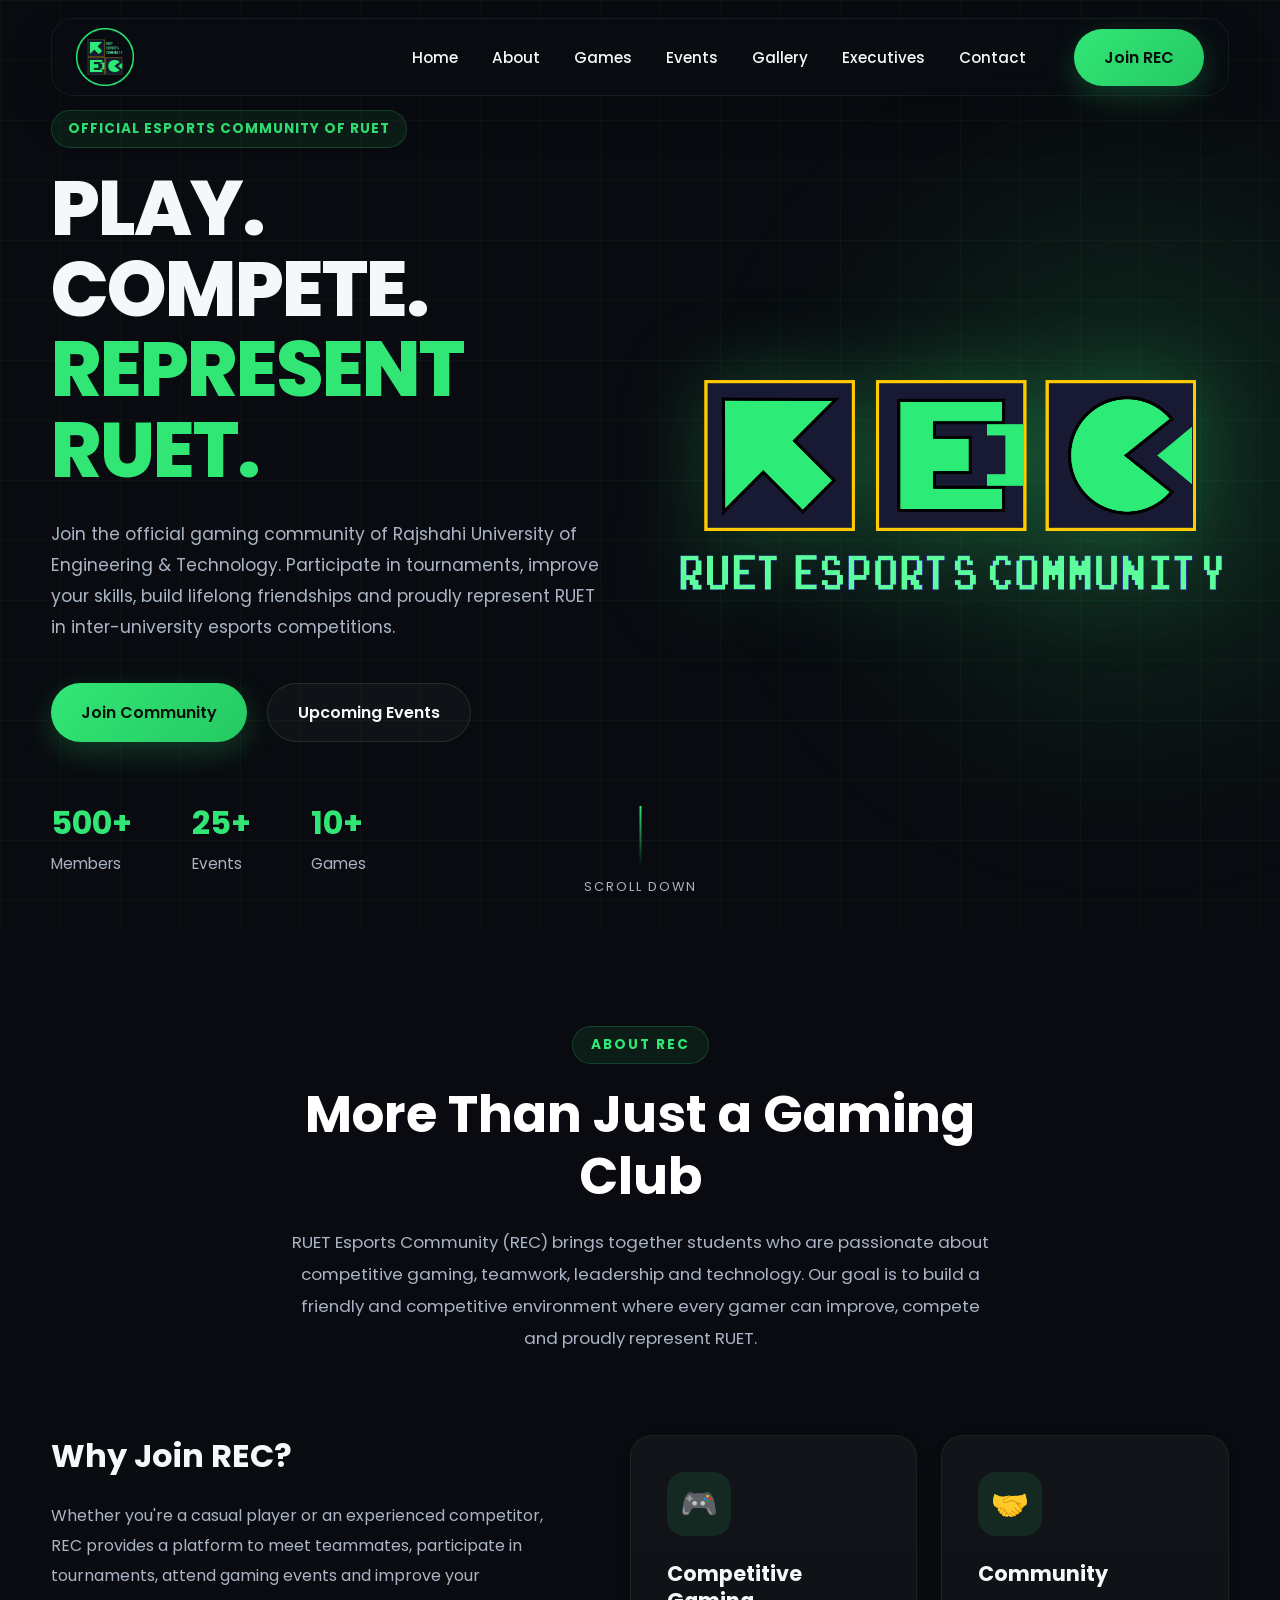
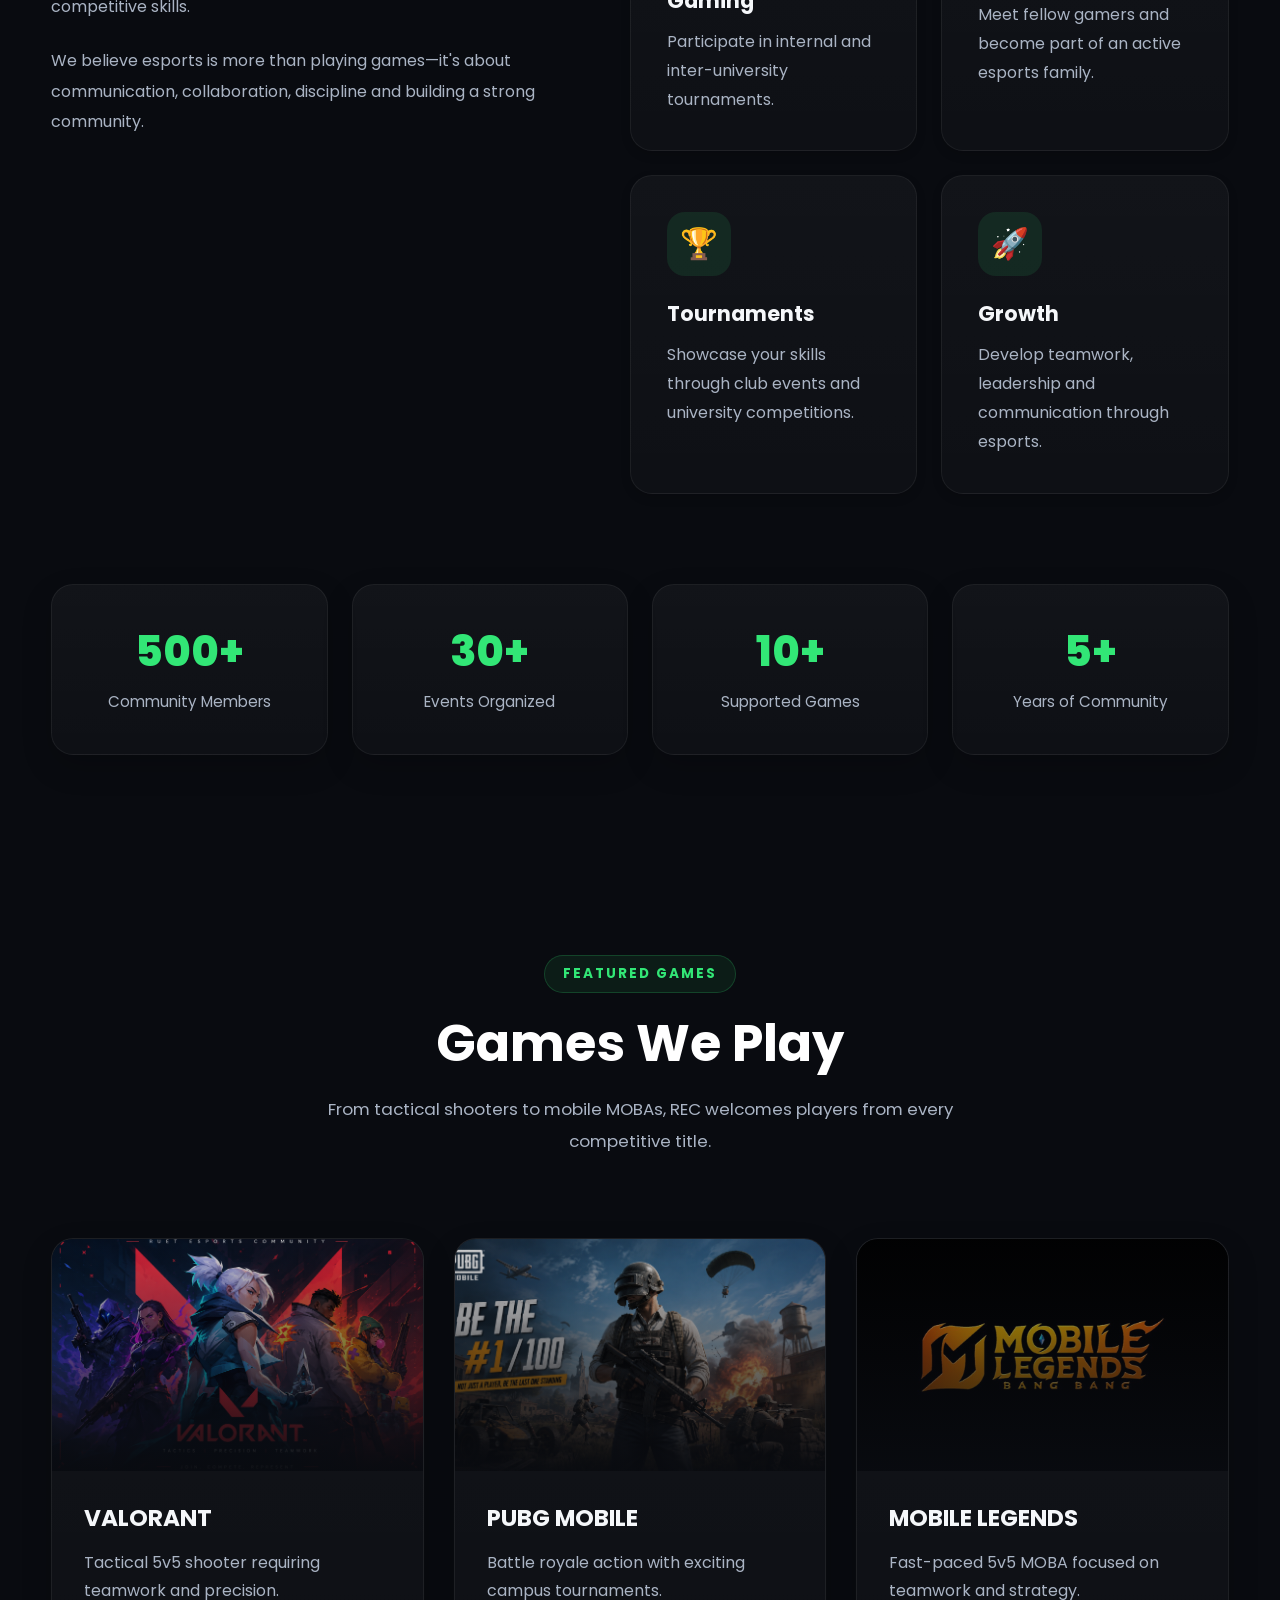
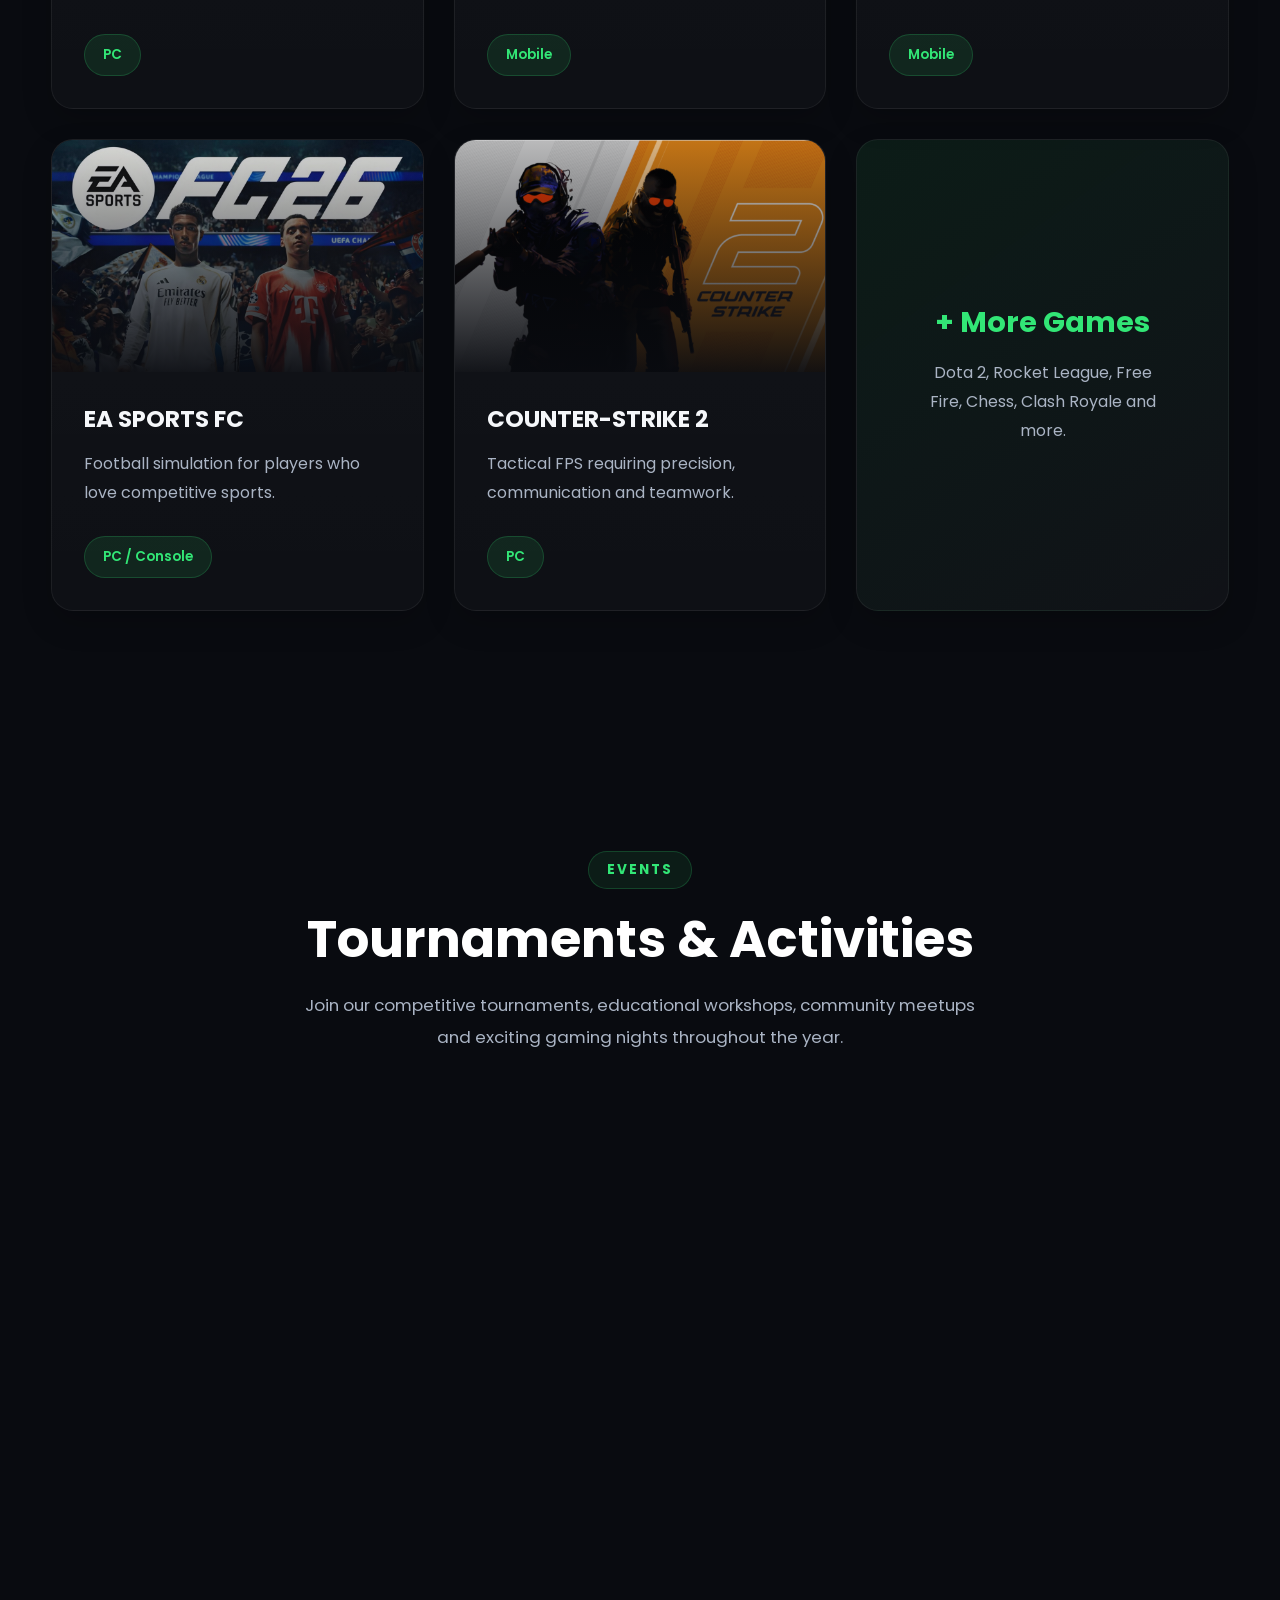
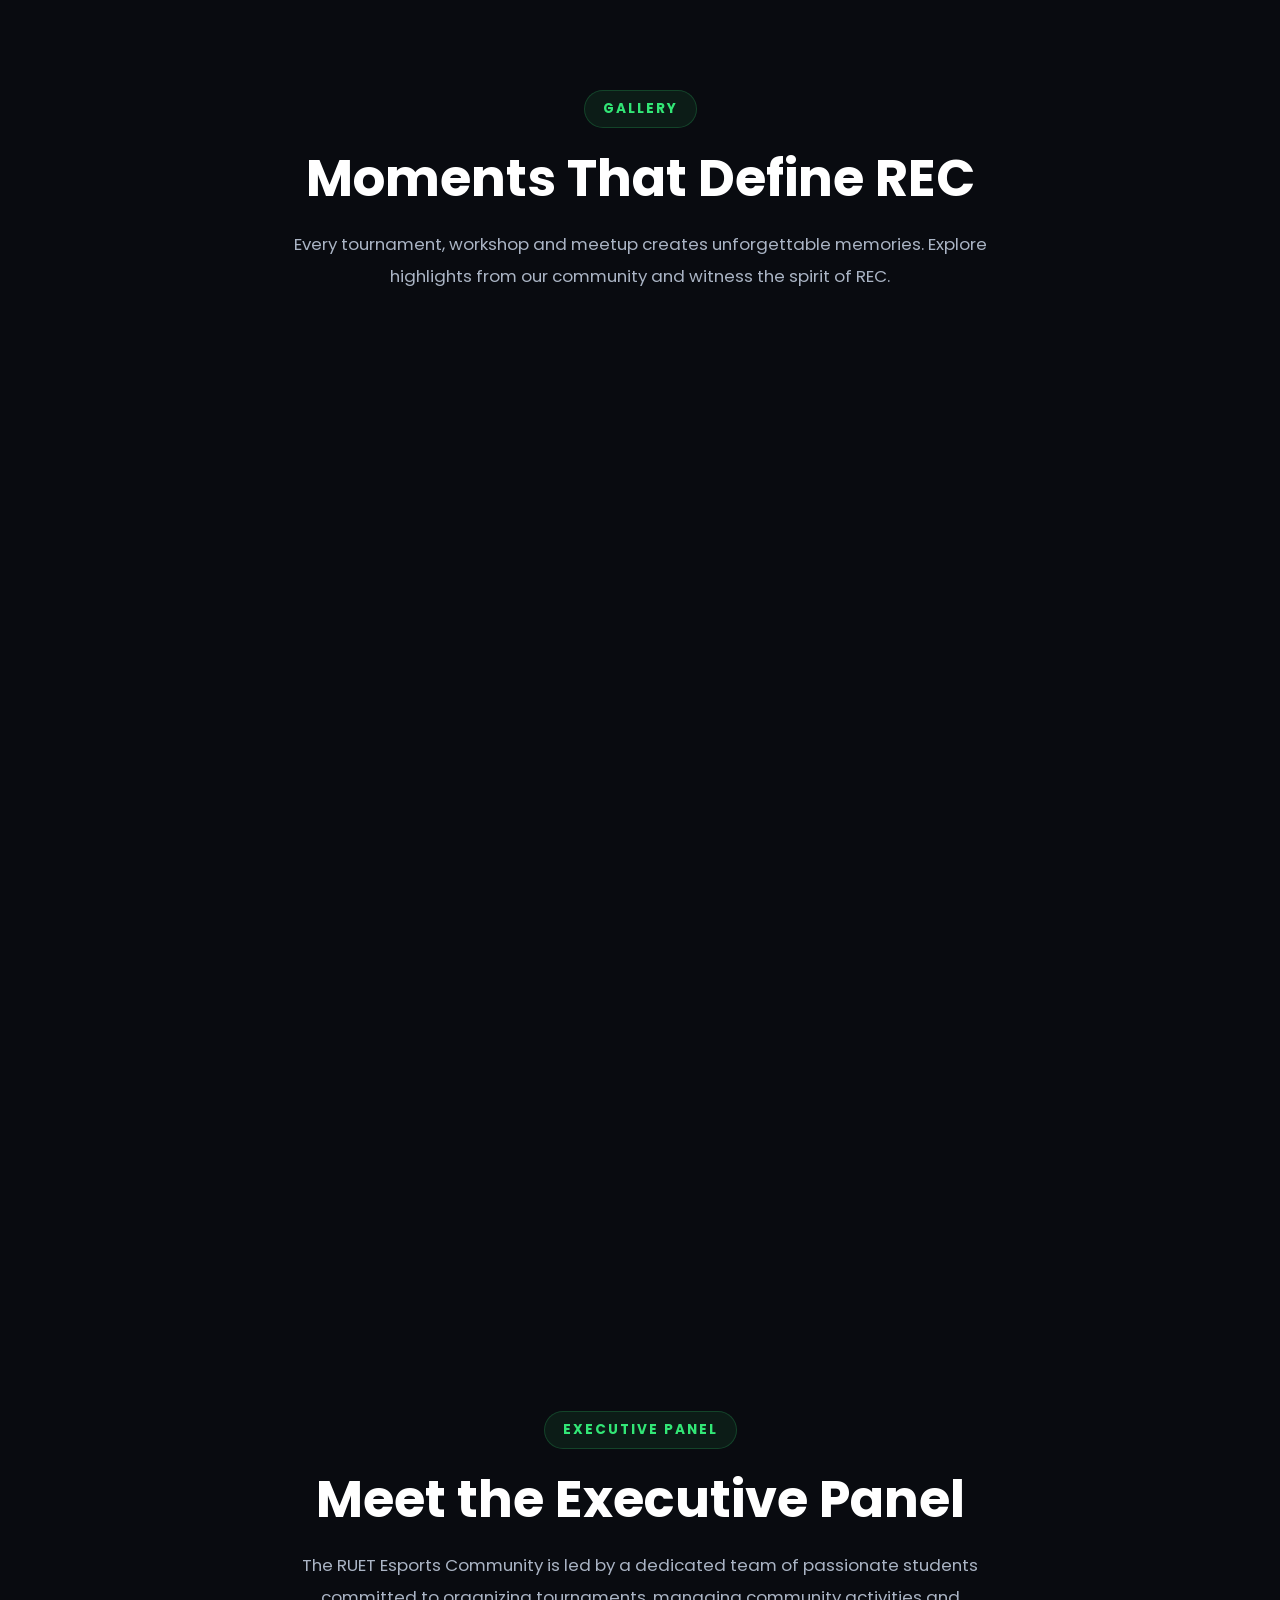
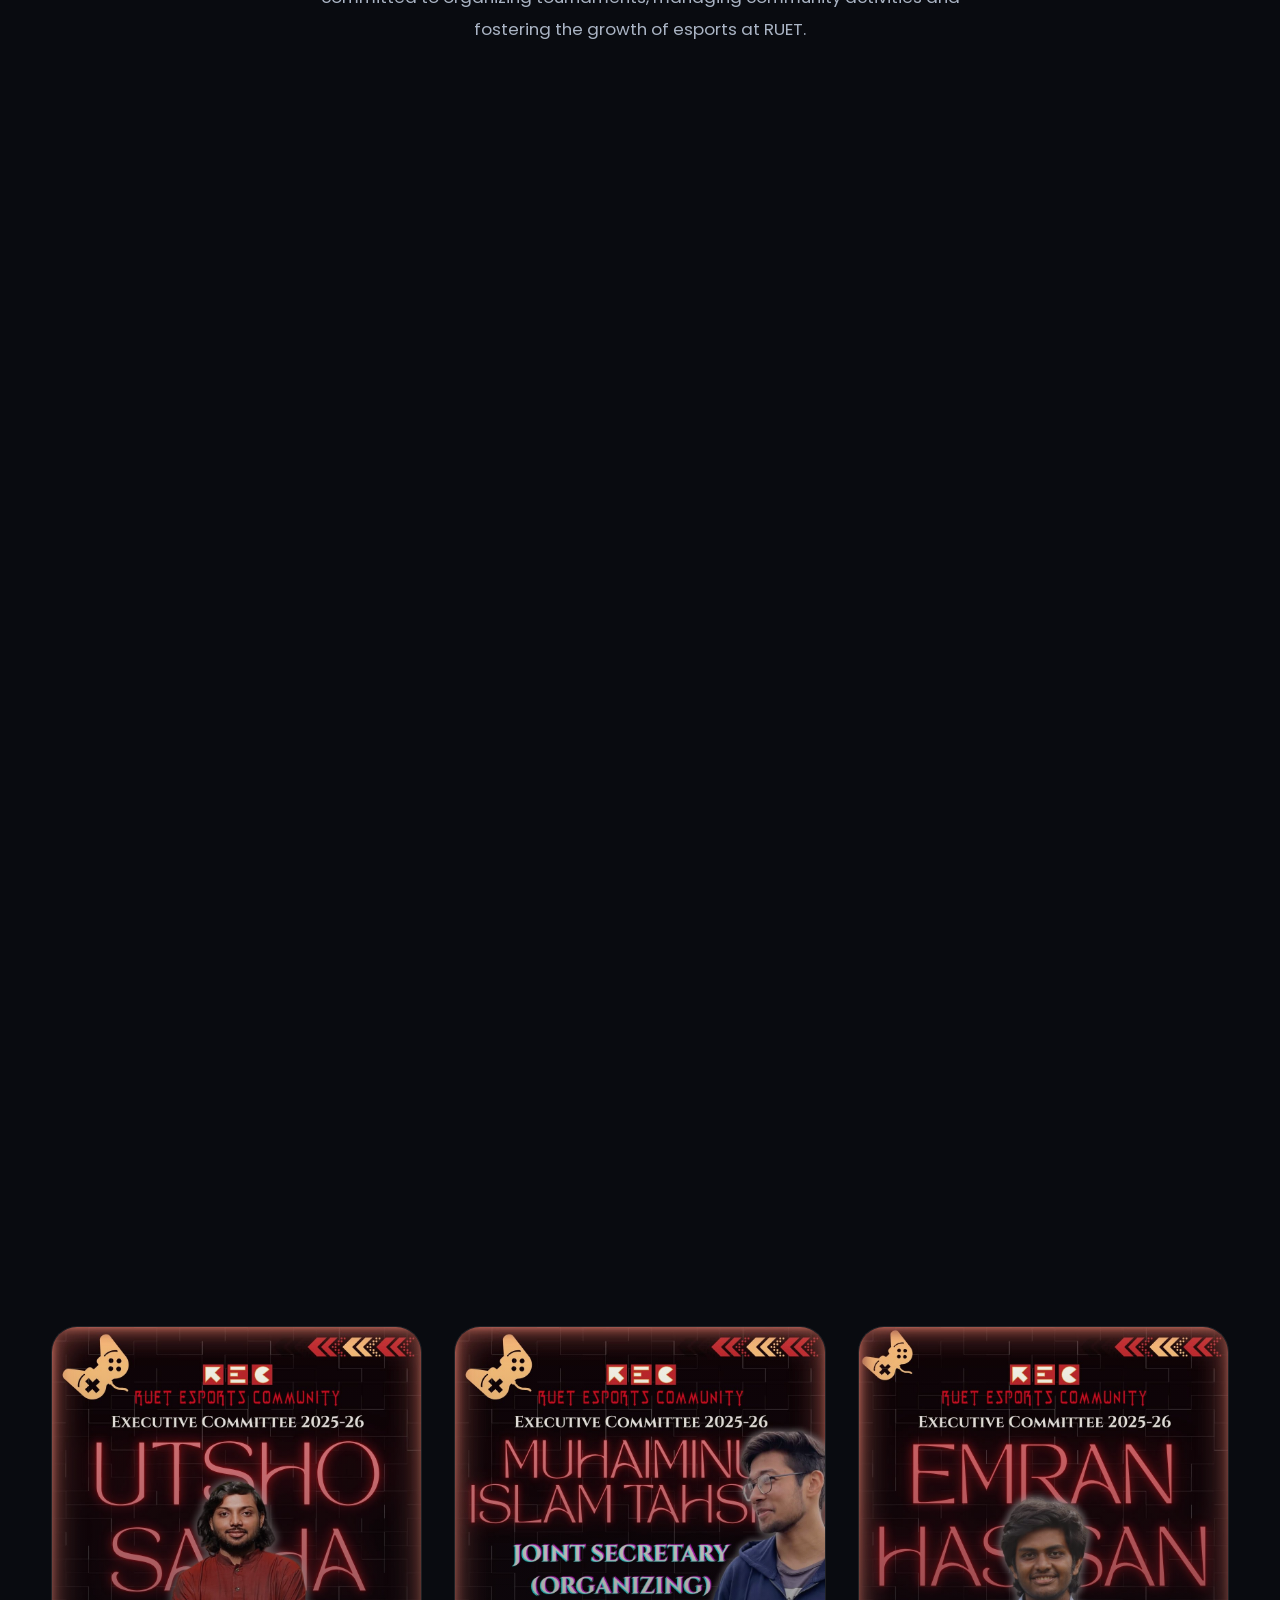
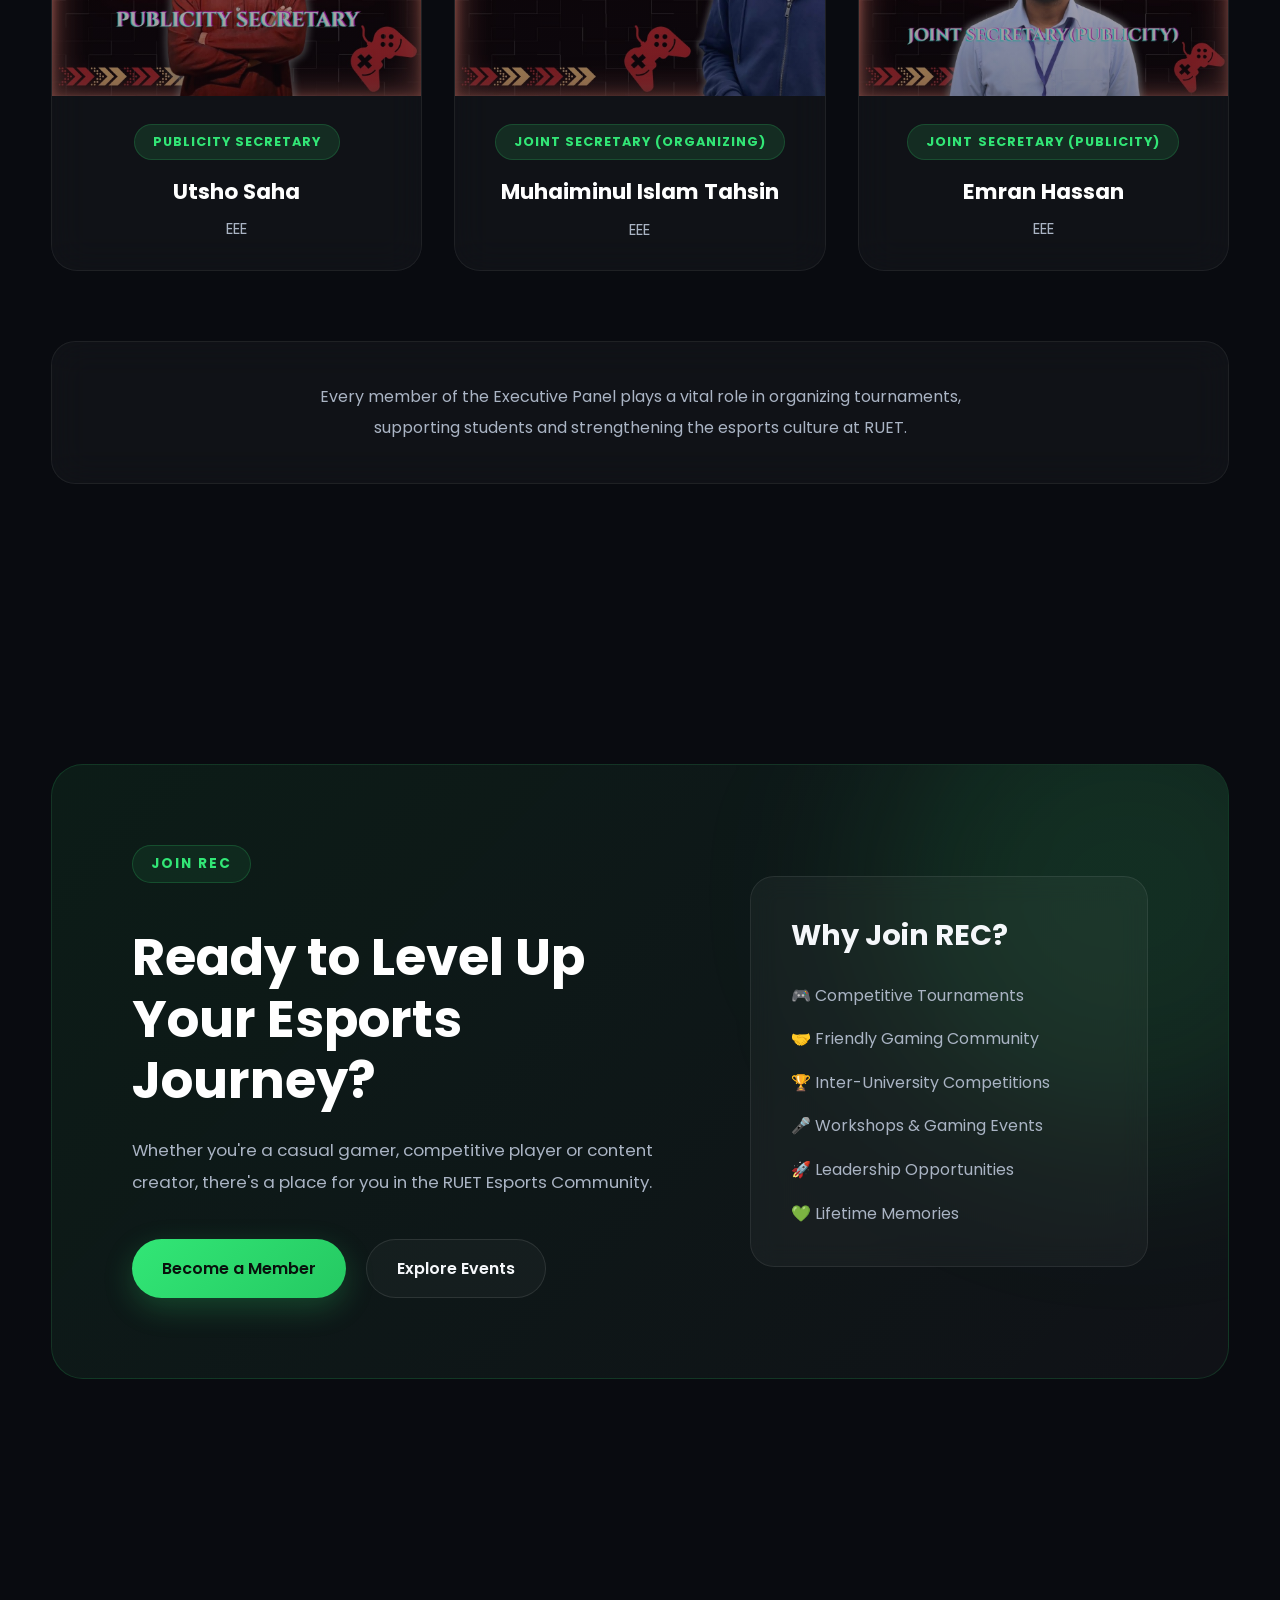
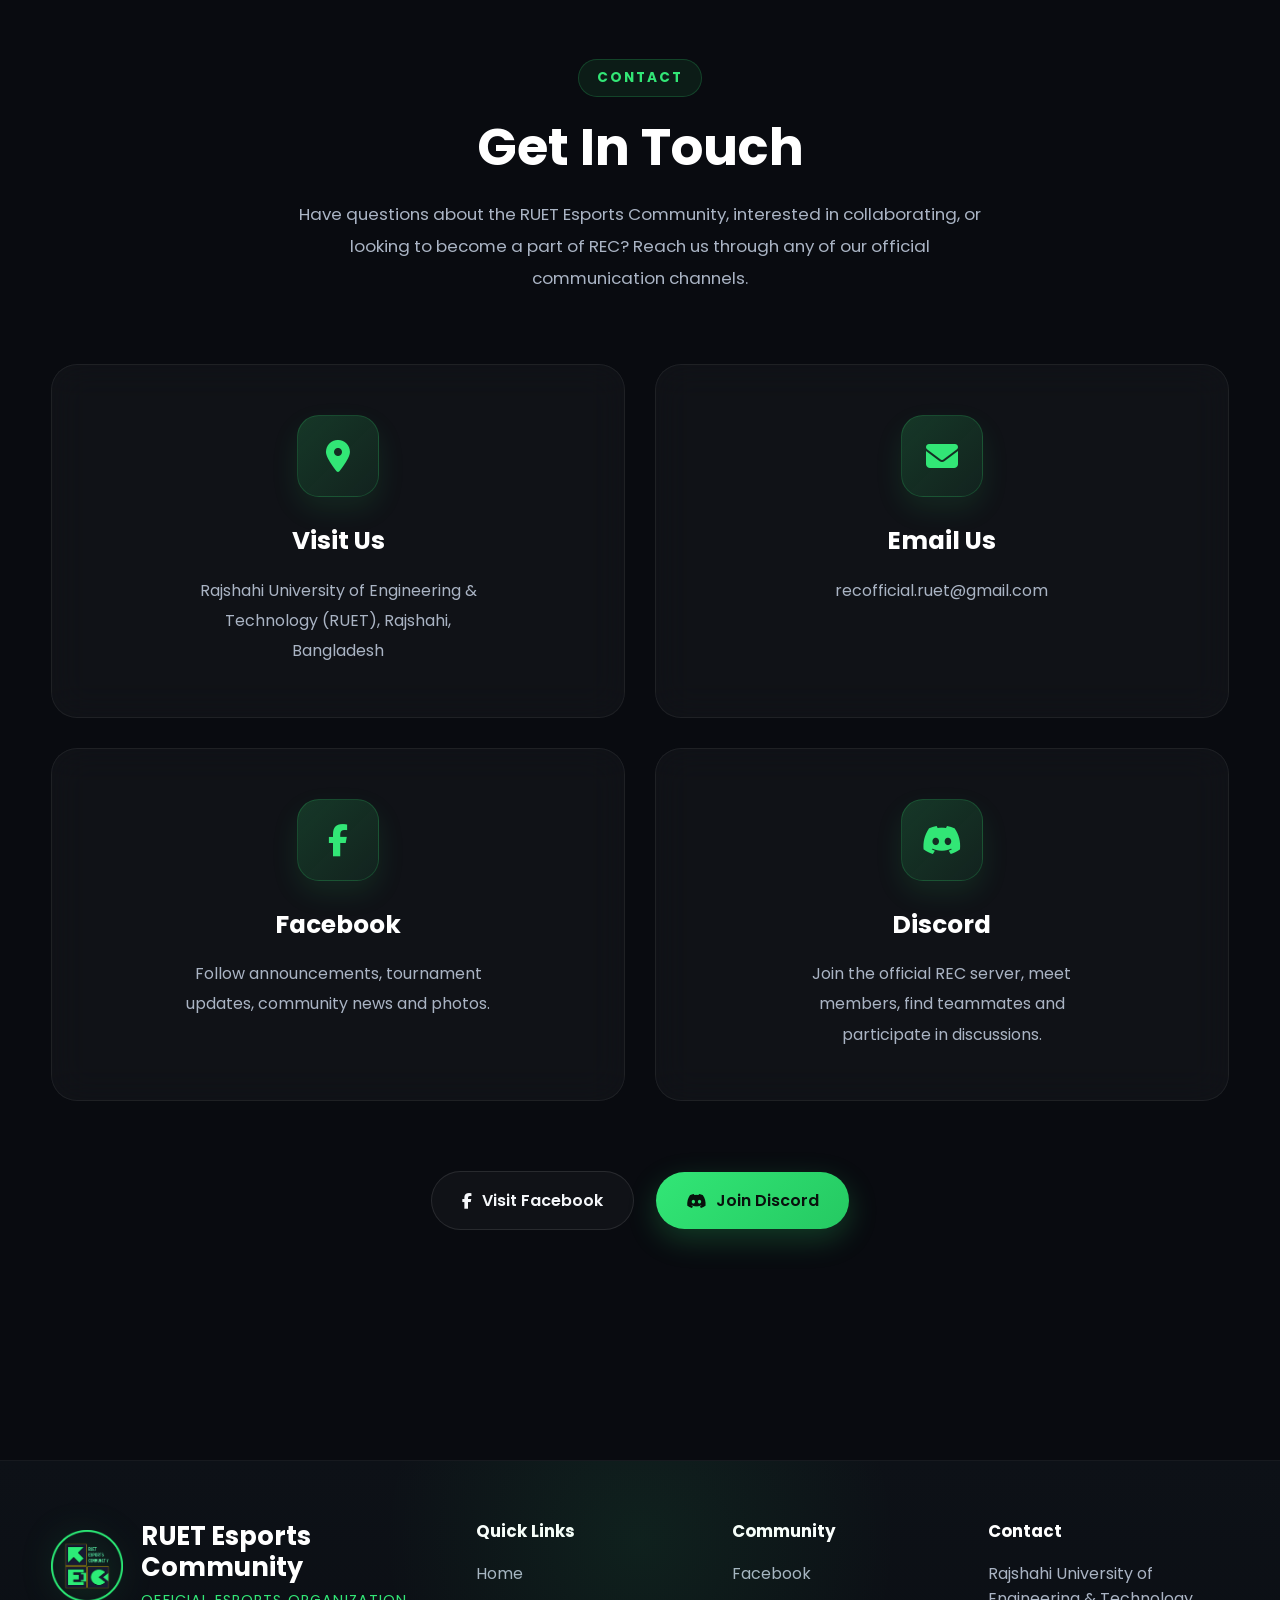
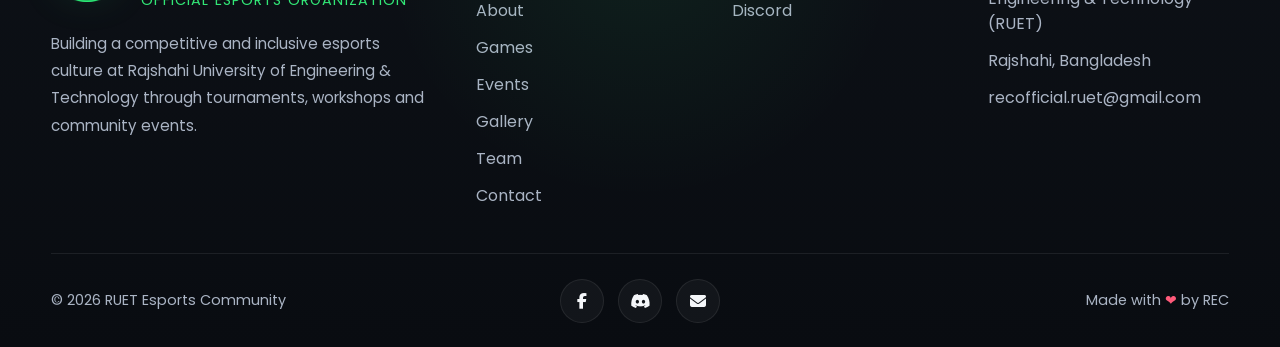
<file: index.html>
<!DOCTYPE html>
<html lang="en">

<head>

    <!-- ==========================================
         Basic Meta
    =========================================== -->

    <meta charset="UTF-8">

    <meta
        name="viewport"
        content="width=device-width, initial-scale=1.0">

    <meta
        name="description"
        content="Official website of the RUET Esports Community (REC). Explore tournaments, gaming events, executive panel, gallery, and become part of the official esports community of Rajshahi University of Engineering & Technology.">

    <meta
        name="keywords"
        content="RUET Esports Community, REC, RUET, Esports Bangladesh, Gaming Community, MLBB RUET, Valorant RUET, PUBG Mobile RUET, Free Fire RUET, Rajshahi University of Engineering and Technology">

    <meta
        name="author"
        content="RUET Esports Community">

    <meta
        name="google-site-verification"
        content="l1pBYug3Rqv8Fb7Suhjk7U4znB6R62YNCXkq6rIgOdg">    

    <meta
        name="robots"
        content="index, follow">

    <meta
        name="theme-color"
        content="#0A0E16">

    <!-- ==========================================
         Title
    =========================================== -->

    <title>

        RUET Esports Community (REC) | Official Esports Club of RUET

    </title>


    <!-- ==========================================
         Canonical URL
    =========================================== -->

    <link
        rel="canonical"
        href="https://ruetesports.xyz/">


    <!-- ==========================================
         Favicon
    =========================================== -->

    <link
        rel="icon"
        type="image/png"
        href="assets/logo/rec-circle.png">

    <link
        rel="apple-touch-icon"
        href="assets/logo/rec-circle.png">


    <!-- ==========================================
         Open Graph (Facebook / Discord)
    =========================================== -->

    <meta
        property="og:type"
        content="website">

    <meta
        property="og:title"
        content="RUET Esports Community (REC)">

    <meta
        property="og:description"
        content="Official website of the RUET Esports Community. Join tournaments, connect with gamers, and explore the official esports community of RUET.">

    <meta
        property="og:image"
        content="assets/logo/rec-circle.png">

    <meta
        property="og:url"
        content="https://ruetesports.xyz/">


    <!-- ==========================================
         Twitter Card
    =========================================== -->

    <meta
        name="twitter:card"
        content="summary_large_image">

    <meta
        name="twitter:title"
        content="RUET Esports Community (REC)">

    <meta
        name="twitter:description"
        content="Official website of the RUET Esports Community.">

    <meta
        name="twitter:image"
        content="assets/logo/rec-circle.png">


    <!-- ==========================================
         Google Fonts
    =========================================== -->

    <link
        rel="preconnect"
        href="https://fonts.googleapis.com">

    <link
        rel="preconnect"
        href="https://fonts.gstatic.com"
        crossorigin>

    <link
        href="https://fonts.googleapis.com/css2?family=Poppins:wght@300;400;500;600;700;800&display=swap"
        rel="stylesheet">


    <!-- ==========================================
         Font Awesome
    =========================================== -->

    <link
        rel="stylesheet"
        href="https://cdnjs.cloudflare.com/ajax/libs/font-awesome/6.7.2/css/all.min.css">


    <!-- ==========================================
         Main CSS
    =========================================== -->

    <link
        rel="stylesheet"
        href="css/main.css">

</head>

<body>

<!-- =====================================================
     NAVBAR
====================================================== -->

<header
    id="header"
    class="header">

    <div class="container">

        <!-- ==========================================
             Main Navbar
        =========================================== -->

        <nav
            class="navbar"
            aria-label="Primary Navigation">

            <!-- Logo -->

            <a
                href="#hero"
                class="navbar__logo"
                aria-label="RUET Esports Community">

                <img
                    src="assets/logo/rec-circle.png"
                    alt="RUET Esports Community Logo">

            </a>


            <!-- Desktop Navigation -->

            <ul
                class="navbar__menu navbar__menu--desktop">

                <li class="navbar__item">
                    <a href="#hero" class="navbar__link active">Home</a>
                </li>

                <li class="navbar__item">
                    <a href="#about" class="navbar__link">About</a>
                </li>

                <li class="navbar__item">
                    <a href="#games" class="navbar__link">Games</a>
                </li>

                <li class="navbar__item">
                    <a href="#events" class="navbar__link">Events</a>
                </li>

                <li class="navbar__item">
                    <a href="#gallery" class="navbar__link">Gallery</a>
                </li>

                <li class="navbar__item">
                    <a href="#team" class="navbar__link">Executives</a>
                </li>

                <li class="navbar__item">
                    <a href="#contact" class="navbar__link">Contact</a>
                </li>

            </ul>


            <!-- Desktop CTA -->

            <a
                href="join.html"
                target="_blank"
                rel="noopener noreferrer"
                class="button button--primary navbar__button">

                Join REC

            </a>


            <!-- Mobile Toggle -->

            <button
                id="navbarToggle"
                class="navbar__toggle"
                aria-label="Toggle Navigation"
                aria-controls="mobileNav"
                aria-expanded="false">

                <span></span>
                <span></span>
                <span></span>

            </button>

        </nav>

    </div>

</header>


<!-- =====================================================
     MOBILE DRAWER
====================================================== -->

<aside
    id="mobileNav"
    class="mobile-nav"
    aria-label="Mobile Navigation">

    <div class="mobile-nav__header">

        <img
            src="assets/logo/rec-circle.png"
            alt="REC Logo">

        <button
            id="mobileNavClose"
            class="mobile-nav__close"
            aria-label="Close Navigation">

            <i class="fa-solid fa-xmark"></i>

        </button>

    </div>


    <nav class="mobile-nav__menu">

        <a href="#hero" class="mobile-nav__link active">
            Home
        </a>

        <a href="#about" class="mobile-nav__link">
            About
        </a>

        <a href="#games" class="mobile-nav__link">
            Games
        </a>

        <a href="#events" class="mobile-nav__link">
            Events
        </a>

        <a href="#gallery" class="mobile-nav__link">
            Gallery
        </a>

        <a href="#team" class="mobile-nav__link">
            Executives
        </a>

        <a href="#contact" class="mobile-nav__link">
            Contact
        </a>

    </nav>


    <div class="mobile-nav__footer">

        <a
            href="join.html"
            target="_blank"
            rel="noopener noreferrer"
            class="button button--primary">

            Join REC

        </a>

    </div>

</aside>


<!-- =====================================================
     NAVBAR OVERLAY
====================================================== -->

<div
    id="navbarOverlay"
    class="navbar__overlay">

</div>
<!-- =====================================================
     HERO
====================================================== -->

<section
    id="hero"
    class="hero">

    <div class="hero__grid"></div>

    <div class="hero__glow"></div>

    <div class="hero__particles"></div>

    <div class="container">

        <div class="hero__wrapper">

            <div class="hero__content">

                <span class="hero__tag">

                    OFFICIAL ESPORTS COMMUNITY OF RUET

                </span>

                <h1 class="hero__title">

                    PLAY.<br>

                    COMPETE.<br>

                    <span>REPRESENT RUET.</span>

                </h1>

                <p class="hero__description">

                    Join the official gaming community of
                    Rajshahi University of Engineering &
                    Technology.

                    Participate in tournaments, improve your
                    skills, build lifelong friendships and
                    proudly represent RUET in inter-university
                    esports competitions.

                </p>

                <div class="hero__buttons">

                    <a
                        href="join.html"
                        target="_blank"
                        rel="noopener noreferrer"
                        class="button button--primary">

                        Join Community

                    </a>

                    <a
                        href="#events"
                        class="button button--secondary">

                        Upcoming Events

                    </a>

                </div>

                <div class="hero__stats">

                    <div class="hero__stat">

                        <h3>500+</h3>

                        <span>Members</span>

                    </div>

                    <div class="hero__stat">

                        <h3>25+</h3>

                        <span>Events</span>

                    </div>

                    <div class="hero__stat">

                        <h3>10+</h3>

                        <span>Games</span>

                    </div>

                </div>

            </div>

            <div class="hero__visual">

                <div class="hero__logo">

                    <img
                        src="assets/logo/rec-horizontal.png"
                        alt="RUET Esports Community">

                </div>

            </div>

        </div>

    </div>

    <div class="hero__scroll">

        <span class="hero__scroll-line"></span>

        <span class="hero__scroll-text">

            Scroll Down

        </span>

    </div>

</section>

<!-- =====================================================
     ABOUT
====================================================== -->

<section id="about" class="about">

    <div class="container">

        <div class="section-header">

            <span class="section-tag">
                ABOUT REC
            </span>

            <h2 class="section-title">
                More Than Just a Gaming Club
            </h2>

            <p class="section-description">
                RUET Esports Community (REC) brings together
                students who are passionate about competitive
                gaming, teamwork, leadership and technology.
                Our goal is to build a friendly and competitive
                environment where every gamer can improve,
                compete and proudly represent RUET.
            </p>

        </div>

        <div class="about__content">

            <div class="about__text">

                <h3>
                    Why Join REC?
                </h3>

                <p>
                    Whether you're a casual player or an
                    experienced competitor, REC provides a
                    platform to meet teammates, participate in
                    tournaments, attend gaming events and
                    improve your competitive skills.
                </p>

                <p>
                    We believe esports is more than playing
                    games—it's about communication,
                    collaboration, discipline and building a
                    strong community.
                </p>

            </div>

            <div class="about__cards">

                <div class="card about-card">

                    <div class="about-card__icon">
                        🎮
                    </div>

                    <h3>
                        Competitive Gaming
                    </h3>

                    <p>
                        Participate in internal and
                        inter-university tournaments.
                    </p>

                </div>

                <div class="card about-card">

                    <div class="about-card__icon">
                        🤝
                    </div>

                    <h3>
                        Community
                    </h3>

                    <p>
                        Meet fellow gamers and become part of
                        an active esports family.
                    </p>

                </div>

                <div class="card about-card">

                    <div class="about-card__icon">
                        🏆
                    </div>

                    <h3>
                        Tournaments
                    </h3>

                    <p>
                        Showcase your skills through club
                        events and university competitions.
                    </p>

                </div>

                <div class="card about-card">

                    <div class="about-card__icon">
                        🚀
                    </div>

                    <h3>
                        Growth
                    </h3>

                    <p>
                        Develop teamwork, leadership and
                        communication through esports.
                    </p>

                </div>

            </div>

        </div>

        <div class="about__stats">

            <div class="card stat-card">
                <h3>500+</h3>
                <span>Community Members</span>
            </div>

            <div class="card stat-card">
                <h3>30+</h3>
                <span>Events Organized</span>
            </div>

            <div class="card stat-card">
                <h3>10+</h3>
                <span>Supported Games</span>
            </div>

            <div class="card stat-card">
                <h3>5+</h3>
                <span>Years of Community</span>
            </div>

        </div>

    </div>

</section>

<!-- =====================================================
     FEATURED GAMES
====================================================== -->

<section id="games" class="games">

    <div class="container">

        <div class="section-header">

            <span class="section-tag">
                FEATURED GAMES
            </span>

            <h2 class="section-title">
                Games We Play
            </h2>

            <p class="section-description">
                From tactical shooters to mobile MOBAs,
                REC welcomes players from every
                competitive title.
            </p>

        </div>

        <div class="games__grid">

            <article class="game-card">

                <div class="game-card__image">

                    <img
                        src="assets/games/valorant.jpg"
                        alt="Valorant">

                </div>

                <div class="game-card__content">

                    <h3>VALORANT</h3>

                    <p>
                        Tactical 5v5 shooter requiring
                        teamwork and precision.
                    </p>

                    <span class="game-card__platform">
                        PC
                    </span>

                </div>

            </article>

            <article class="game-card">

                <div class="game-card__image">

                    <img
                        src="assets/games/pubgm.jpg"
                        alt="PUBG Mobile">

                </div>

                <div class="game-card__content">

                    <h3>PUBG MOBILE</h3>

                    <p>
                        Battle royale action with exciting
                        campus tournaments.
                    </p>

                    <span class="game-card__platform">
                        Mobile
                    </span>

                </div>

            </article>

            <article class="game-card">

                <div class="game-card__image">

                    <img
                        src="assets/games/mlbb.jpg"
                        alt="Mobile Legends">

                </div>

                <div class="game-card__content">

                    <h3>MOBILE LEGENDS</h3>

                    <p>
                        Fast-paced 5v5 MOBA focused on
                        teamwork and strategy.
                    </p>

                    <span class="game-card__platform">
                        Mobile
                    </span>

                </div>

            </article>

            <article class="game-card">

                <div class="game-card__image">

                    <img
                        src="assets/games/fc26.jpg"
                        alt="EA Sports FC">

                </div>

                <div class="game-card__content">

                    <h3>EA SPORTS FC</h3>

                    <p>
                        Football simulation for players
                        who love competitive sports.
                    </p>

                    <span class="game-card__platform">
                        PC / Console
                    </span>

                </div>

            </article>

            <article class="game-card">

                <div class="game-card__image">

                    <img
                        src="assets/games/cs2.jpg"
                        alt="Counter-Strike 2">

                </div>

                <div class="game-card__content">

                    <h3>COUNTER-STRIKE 2</h3>

                    <p>
                        Tactical FPS requiring precision,
                        communication and teamwork.
                    </p>

                    <span class="game-card__platform">
                        PC
                    </span>

                </div>

            </article>

            <article class="game-card game-card--more">

                <div class="game-card__content">

                    <h3>
                        + More Games
                    </h3>

                    <p>
                        Dota 2, Rocket League,
                        Free Fire, Chess,
                        Clash Royale and more.
                    </p>

                </div>

            </article>

        </div>

    </div>

</section>

<!-- =====================================================
     EVENTS
====================================================== -->

<section
    id="events"
    class="events">

    <div class="container">

        <div class="section-header">

            <span class="section-tag">

                EVENTS

            </span>

            <h2 class="section-title">

                Tournaments & Activities

            </h2>

            <p class="section-description">

                Join our competitive tournaments, educational
                workshops, community meetups and exciting
                gaming nights throughout the year.

            </p>

        </div>


        <div class="events__grid">


            <!-- ==========================
                 Event 1
            =========================== -->

            <article class="card event-card">


                <div class="event-card__content">

                    <span class="event-card__badge">

                        Tournament

                    </span>

                    <h3>

                        Valorant Campus Championship

                    </h3>

                    <p>

                        Gather your squad and battle against
                        the strongest teams of RUET for the
                        championship title and exclusive prizes.

                    </p>

                </div>

            </article>



            <!-- ==========================
                 Event 2
            =========================== -->

            <article class="card event-card">



                <div class="event-card__content">

                    <span class="event-card__badge">

                        Workshop

                    </span>

                    <h3>

                        Esports Strategy Session

                    </h3>

                    <p>

                        Improve your communication,
                        leadership, drafting and competitive
                        decision-making with experienced players.

                    </p>


                </div>

            </article>



            <!-- ==========================
                 Event 3
            =========================== -->

            <article class="card event-card">

           


                <div class="event-card__content">

                    <span class="event-card__badge">

                        Community Night

                    </span>

                    <h3>

                        REC Gaming Night

                    </h3>

                    <p>

                        A fun evening filled with casual
                        matches, networking, mini-games and
                        exciting community challenges.

                    </p>


                </div>

            </article>


        </div>


        <!-- ==========================
             Bottom CTA
        =========================== -->
<!-- 
        <div class="events__button">

            <a
                href="https://www.facebook.com/share/1Ekezjy7Fy/?mibextid=wwXIfr"
                target="_blank"
                rel="noopener noreferrer"
                class="button button--secondary">

                View All Events

            </a>

        </div> -->

    </div>

</section>
<!-- =====================================================
     GALLERY
====================================================== -->

<section id="gallery" class="gallery">

    <div class="container">

        <div class="section-header">

            <span class="section-tag">
                GALLERY
            </span>

            <h2 class="section-title">
                Moments That Define REC
            </h2>

            <p class="section-description">
                Every tournament, workshop and meetup creates
                unforgettable memories. Explore highlights from
                our community and witness the spirit of REC.
            </p>

        </div>

        <div class="gallery__grid">

            <div class="gallery__item gallery__item--large">

                <img
                    src="assets/gallery/gallery-1.jpg"
                    alt="Campus Championship">

                <div class="gallery__overlay">

                    <h3>Campus Championship</h3>

                </div>

            </div>

            <div class="gallery__item">

                <img
                    src="assets/gallery/gallery-2.jpg"
                    alt="Gaming Night">

                <div class="gallery__overlay">

                    <h3>Gaming Night</h3>

                </div>

            </div>

            <div class="gallery__item">

                <img
                    src="assets/gallery/gallery-3.jpg"
                    alt="Community Meetup">

                <div class="gallery__overlay">

                    <h3>Community Meetup</h3>

                </div>

            </div>

            <div class="gallery__item">

                <img
                    src="assets/gallery/gallery-4.jpg"
                    alt="Workshop">

                <div class="gallery__overlay">

                    <h3>Workshop</h3>

                </div>

            </div>

            <div class="gallery__item">

                <img
                    src="assets/gallery/gallery-5.jpg"
                    alt="Prize Ceremony">

                <div class="gallery__overlay">

                    <h3>Prize Ceremony</h3>

                </div>

            </div>

            <div class="gallery__item gallery__item--wide">

                <img
                    src="assets/gallery/gallery-6.jpg"
                    alt="REC Community">

                <div class="gallery__overlay">

                    <h3>The REC Family</h3>

                </div>

            </div>

        </div>


    </div>

</section>

<!-- =====================================================
     EXECUTIVE PANEL
====================================================== -->

<section
    id="team"
    class="team">

    <div class="container">

        <div class="section-header">

            <span class="section-tag">

                EXECUTIVE PANEL

            </span>

            <h2 class="section-title">

                Meet the Executive Panel

            </h2>

            <p class="section-description">

                The RUET Esports Community is led by a dedicated
                team of passionate students committed to organizing
                tournaments, managing community activities and
                fostering the growth of esports at RUET.

            </p>

        </div>


        <div class="team__grid">

            <!-- President -->

            <article class="team-card">

                <div class="team-card__image">

                    <img
                        src="assets/team/president.jpg"
                        alt="President">

                </div>

                <div class="team-card__content">

                    <span class="team-card__position">

                        President

                    </span>

                    <h3>

                        SHADMAN SALEHEEN

                    </h3>

                    <p>

                        CSE

                    </p>

                </div>

            </article>


            <!-- General Secretary -->

            <article class="team-card">

                <div class="team-card__image">

                    <img
                        src="assets/team/general-secretary.jpg"
                        alt="General Secretary">

                </div>

                <div class="team-card__content">

                    <span class="team-card__position">

                        General Secretary

                    </span>

                    <h3>

                        RADIN BIN HOSSAIN

                    </h3>

                    <p>

                        EEE

                    </p>

                </div>

            </article>


            <!-- Vice President (Admin) -->

            <article class="team-card">

                <div class="team-card__image">

                    <img
                        src="assets/team/vp-admin.jpg"
                        alt="Vice President Admin">

                </div>

                <div class="team-card__content">

                    <span class="team-card__position">

                        Vice President (Admin)

                    </span>

                    <h3>

                        ABRAR FAIYAZ ANAN CHOWDHURY

                    </h3>

                    <p>

                        MTE

                    </p>

                </div>

            </article>


            <!-- Vice President (Logistic) -->

            <article class="team-card">

                <div class="team-card__image">

                    <img
                        src="assets/team/vp-logistic.jpg"
                        alt="Vice President Logistic">

                </div>

                <div class="team-card__content">

                    <span class="team-card__position">

                        Vice President (Logistic)

                    </span>

                    <h3>

                        Fahim Fahad Nabil

                    </h3>

                    <p>

                        MTE

                    </p>

                </div>

            </article>


            <!-- Vice President (Finance) -->

            <article class="team-card">

                <div class="team-card__image">

                    <img
                        src="assets/team/vp-finance.jpg"
                        alt="Vice President Finance">

                </div>

                <div class="team-card__content">

                    <span class="team-card__position">

                        Vice President (Finance)

                    </span>

                    <h3>

                        Tehami Naimus Salam

                    </h3>

                    <p>

                        CE

                    </p>

                </div>

            </article>


            <!-- Joint Secretary (Roster) -->

            <article class="team-card">

                <div class="team-card__image">

                    <img
                        src="assets/team/joint-roster.jpg"
                        alt="Joint Secretary Roster">

                </div>

                <div class="team-card__content">

                    <span class="team-card__position">

                        Joint Secretary (Roster)

                    </span>

                    <h3>

                        Nural Fahim Choudhury Ove

                    </h3>

                    <p>

                        EEE

                    </p>

                </div>

            </article>


            <!-- Publicity Secretary -->

            <article class="team-card">

                <div class="team-card__image">

                    <img
                        src="assets/team/publicity-secretary.jpg"
                        alt="Publicity Secretary">

                </div>

                <div class="team-card__content">

                    <span class="team-card__position">

                        Publicity Secretary

                    </span>

                    <h3>

                        Utsho Saha

                    </h3>

                    <p>

                        EEE

                    </p>

                </div>

            </article>


            <!-- Joint Secretary (Organizing) -->

            <article class="team-card">

                <div class="team-card__image">

                    <img
                        src="assets/team/joint-organizing.jpg"
                        alt="Joint Secretary Organizing">

                </div>

                <div class="team-card__content">

                    <span class="team-card__position">

                        Joint Secretary (Organizing)

                    </span>

                    <h3>

                        Muhaiminul Islam Tahsin

                    </h3>

                    <p>

                        EEE

                    </p>

                </div>

            </article>


            <!-- Joint Secretary (Publicity) -->

            <article class="team-card">

                <div class="team-card__image">

                    <img
                        src="assets/team/joint-publicity.jpg"
                        alt="Joint Secretary Publicity">

                </div>

                <div class="team-card__content">

                    <span class="team-card__position">

                        Joint Secretary (Publicity)

                    </span>

                    <h3>

                        Emran Hassan

                    </h3>

                    <p>

                        EEE

                    </p>

                </div>

            </article>

        </div>


        <div class="team__footer">

            <p>

                Every member of the Executive Panel plays a vital role
                in organizing tournaments, supporting students and
                strengthening the esports culture at RUET.

            </p>

        </div>

    </div>

</section>
<!-- =====================================================
     JOIN COMMUNITY CTA
====================================================== -->

<section
    id="join"
    class="cta">

    <div class="container">

        <div class="cta__wrapper">

            <div class="cta__content">

                <span class="section-tag">

                    JOIN REC

                </span>

                <h2 class="section-title">

                    Ready to Level Up Your Esports Journey?

                </h2>

                <p class="section-description">

                    Whether you're a casual gamer,
                    competitive player or content creator,
                    there's a place for you in the RUET
                    Esports Community.

                </p>

                <div class="cta__buttons">

                    <a
                        href="join.html"
                        target="_blank"
                        rel="noopener noreferrer"
                        class="button button--primary">

                        Become a Member

                    </a>

                    <a
                        href="#events"
                        class="button button--secondary">

                        Explore Events

                    </a>

                </div>

            </div>

            <div class="cta__card">

                <h3>

                    Why Join REC?

                </h3>

                <ul class="cta__features">

                    <li>🎮 Competitive Tournaments</li>

                    <li>🤝 Friendly Gaming Community</li>

                    <li>🏆 Inter-University Competitions</li>

                    <li>🎤 Workshops & Gaming Events</li>

                    <li>🚀 Leadership Opportunities</li>

                    <li>💚 Lifetime Memories</li>

                </ul>

            </div>

        </div>

    </div>

</section>

<!-- =====================================================
     CONTACT
===================================================== -->

<section
    id="contact"
    class="contact">

    <div class="container">

        <div class="section-header">

            <span class="section-tag">

                CONTACT

            </span>

            <h2 class="section-title">

                Get In Touch

            </h2>

            <p class="section-description">

                Have questions about the RUET Esports Community,
                interested in collaborating, or looking to become
                a part of REC? Reach us through any of our official
                communication channels.

            </p>

        </div>


        <div class="contact__grid">

            <!-- Address -->

            <a
                href="https://maps.google.com/?q=Rajshahi+University+of+Engineering+and+Technology"
                target="_blank"
                rel="noopener noreferrer"
                class="contact-card">

                <div class="contact-card__icon">

                    <i class="fa-solid fa-location-dot"></i>

                </div>

                <h3>

                    Visit Us

                </h3>

                <p>

                    Rajshahi University of Engineering &
                    Technology (RUET),
                    Rajshahi, Bangladesh

                </p>

            </a>


            <!-- Email -->

            <a
                href="mailto:recofficial.ruet@gmail.com"
                class="contact-card">

                <div class="contact-card__icon">

                    <i class="fa-solid fa-envelope"></i>

                </div>

                <h3>

                    Email Us

                </h3>

                <p>

                    recofficial.ruet@gmail.com

                </p>

            </a>


            <!-- Facebook -->

            <a
                href="https://www.facebook.com/share/1Ekezjy7Fy/?mibextid=wwXIfr"
                target="_blank"
                rel="noopener noreferrer"
                class="contact-card">

                <div class="contact-card__icon">

                    <i class="fa-brands fa-facebook-f"></i>

                </div>

                <h3>

                    Facebook

                </h3>

                <p>

                    Follow announcements,
                    tournament updates,
                    community news and photos.

                </p>

            </a>


            <!-- Discord -->

            <a
                href="https://discord.gg/yaeEB64mD"
                target="_blank"
                rel="noopener noreferrer"
                class="contact-card">

                <div class="contact-card__icon">

                    <i class="fa-brands fa-discord"></i>

                </div>

                <h3>

                    Discord

                </h3>

                <p>

                    Join the official REC server,
                    meet members, find teammates
                    and participate in discussions.

                </p>

            </a>

        </div>


        <!-- Bottom Buttons -->

        <div class="contact__buttons">

            <a
                href="https://www.facebook.com/share/1Ekezjy7Fy/?mibextid=wwXIfr"
                target="_blank"
                rel="noopener noreferrer"
                class="button button--secondary">

                <i class="fa-brands fa-facebook-f"></i>

                Visit Facebook

            </a>

            <a
                href="https://discord.gg/yaeEB64mD"
                target="_blank"
                rel="noopener noreferrer"
                class="button button--primary">

                <i class="fa-brands fa-discord"></i>

                Join Discord

            </a>

        </div>

    </div>

</section>
<!-- =====================================================
     FOOTER
====================================================== -->

<footer class="footer">

    <div class="container">

        <!-- ==========================================
             Top
        ========================================== -->

        <div class="footer__top">

            <!-- Brand -->

            <div class="footer__brand">

                <div class="footer__brand-header">

                    <img
                        src="assets/logo/rec-circle.png"
                        alt="RUET Esports Community">

                    <div>

                        <h2>

                            RUET Esports Community

                        </h2>

                        <span>

                            Official Esports Organization

                        </span>

                    </div>

                </div>

                <p>

                    Building a competitive and inclusive esports
                    culture at Rajshahi University of Engineering
                    & Technology through tournaments,
                    workshops and community events.

                </p>

            </div>


            <!-- Quick Links -->

            <div class="footer__column">

                <h3>

                    Quick Links

                </h3>

                <ul>

                    <li><a href="#hero">Home</a></li>

                    <li><a href="#about">About</a></li>

                    <li><a href="#games">Games</a></li>

                    <li><a href="#events">Events</a></li>

                    <li><a href="#gallery">Gallery</a></li>

                    <li><a href="#team">Team</a></li>

                    <li><a href="#contact">Contact</a></li>

                </ul>

            </div>


            <!-- Community -->

            <div class="footer__column">

                <h3>

                    Community

                </h3>

                <ul>

                    <li>

                        <a
                            href="https://www.facebook.com/share/1Ekezjy7Fy/?mibextid=wwXIfr"
                            target="_blank">

                            Facebook

                        </a>

                    </li>

                    <li>

                        <a
                            href="https://discord.gg/yaeEB64mD"
                            target="_blank">

                            Discord

                        </a>

                    </li>

                </ul>

            </div>


            <!-- Contact -->

            <div class="footer__column">

                <h3>

                    Contact

                </h3>

                <ul>

                    <li>

                        Rajshahi University of Engineering &
                        Technology (RUET)

                    </li>

                    <li>

                        Rajshahi, Bangladesh

                    </li>

                    <li>

                        <a href="mailto:recofficial.ruet@gmail.com">

                            recofficial.ruet@gmail.com

                        </a>

                    </li>

                </ul>

            </div>

        </div>


        <!-- Divider -->

        <div class="footer__divider"></div>


        <!-- Bottom -->

        <div class="footer__bottom">

            <p>

                © 2026 RUET Esports Community

            </p>

            <div class="footer__social">

                <a
                    href="https://www.facebook.com/share/1Ekezjy7Fy/?mibextid=wwXIfr"
                    target="_blank">

                    <i class="fa-brands fa-facebook-f"></i>

                </a>

                <a
                    href="https://discord.gg/yaeEB64mD"
                    target="_blank">

                    <i class="fa-brands fa-discord"></i>

                </a>

                <a
                    href="mailto:recofficial.ruet@gmail.com">

                    <i class="fa-solid fa-envelope"></i>

                </a>

            </div>

            <p>

                Made with
                <span class="footer__heart">❤</span>
                by REC

            </p>

        </div>

    </div>

</footer>
</main>

<!-- =====================================================
     JavaScript
====================================================== -->

<script type="module" src="js/main.js"></script>

</body>

</html>
</file>
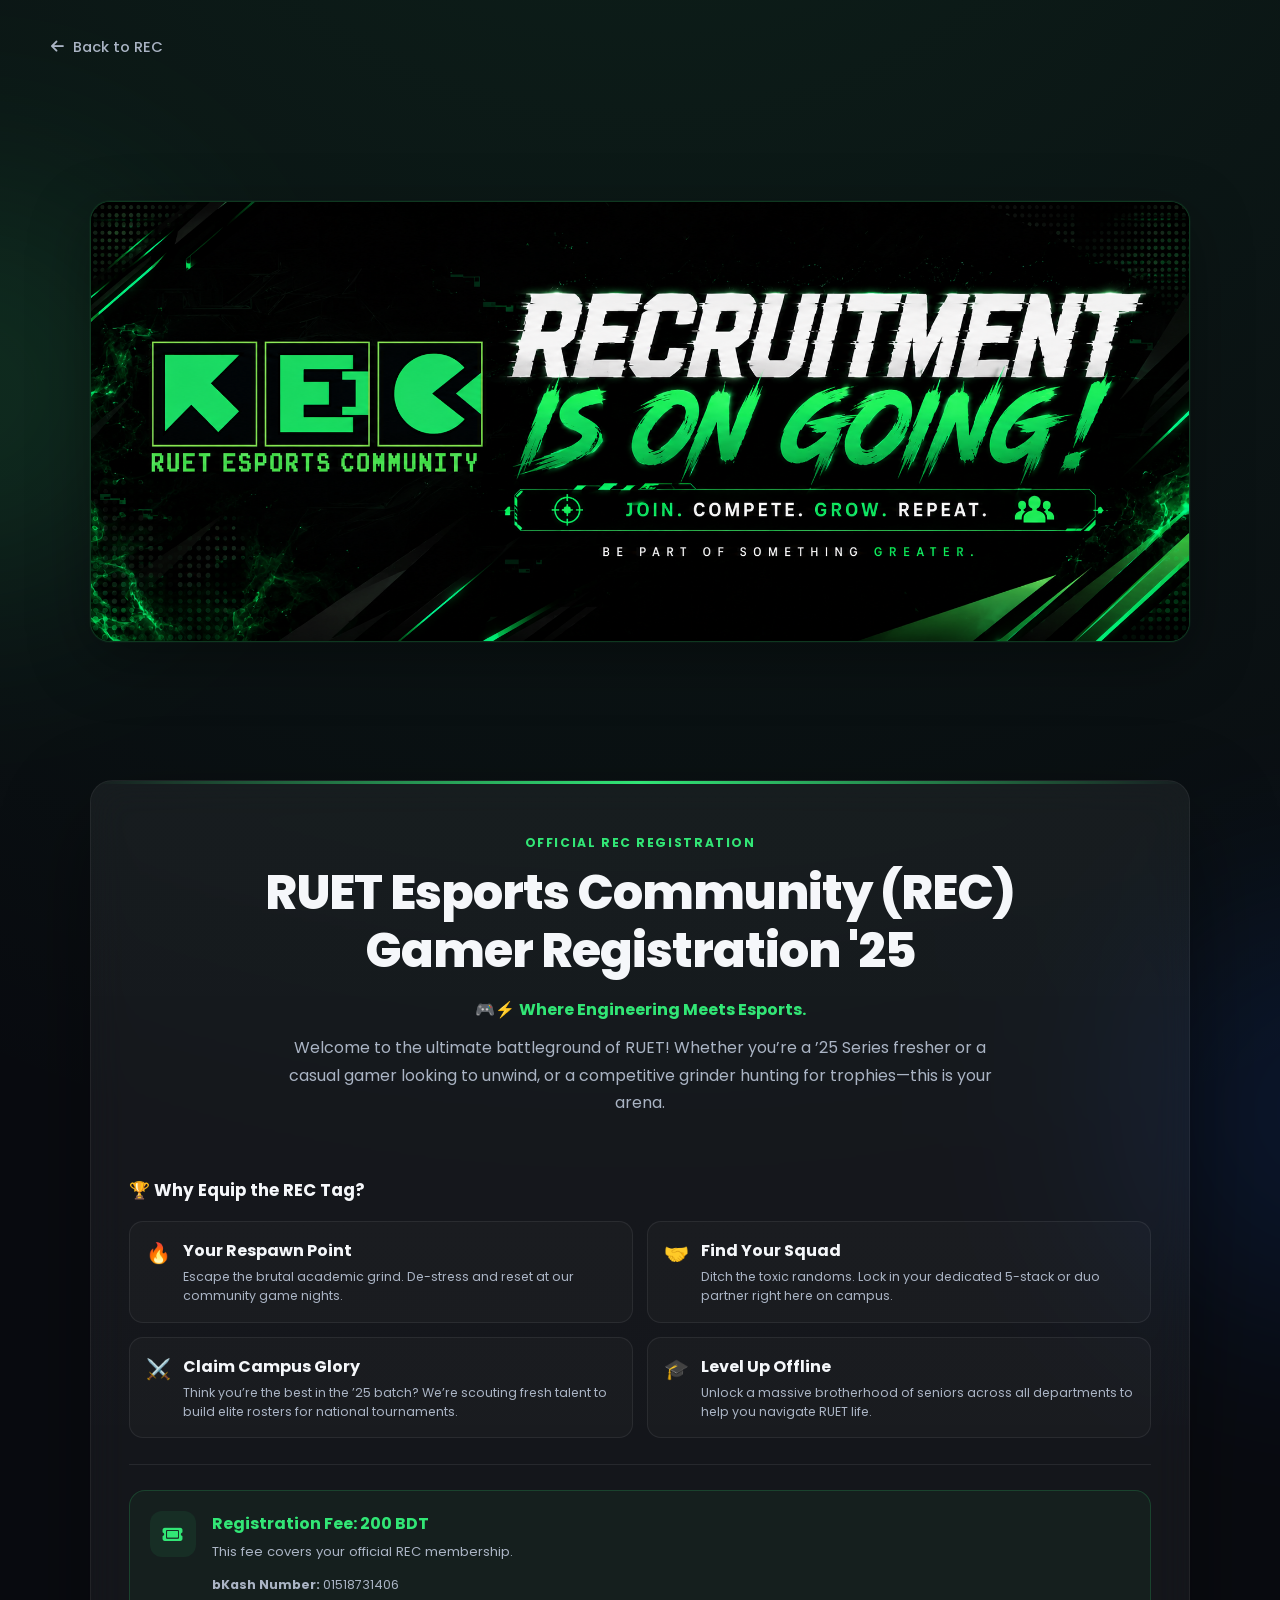
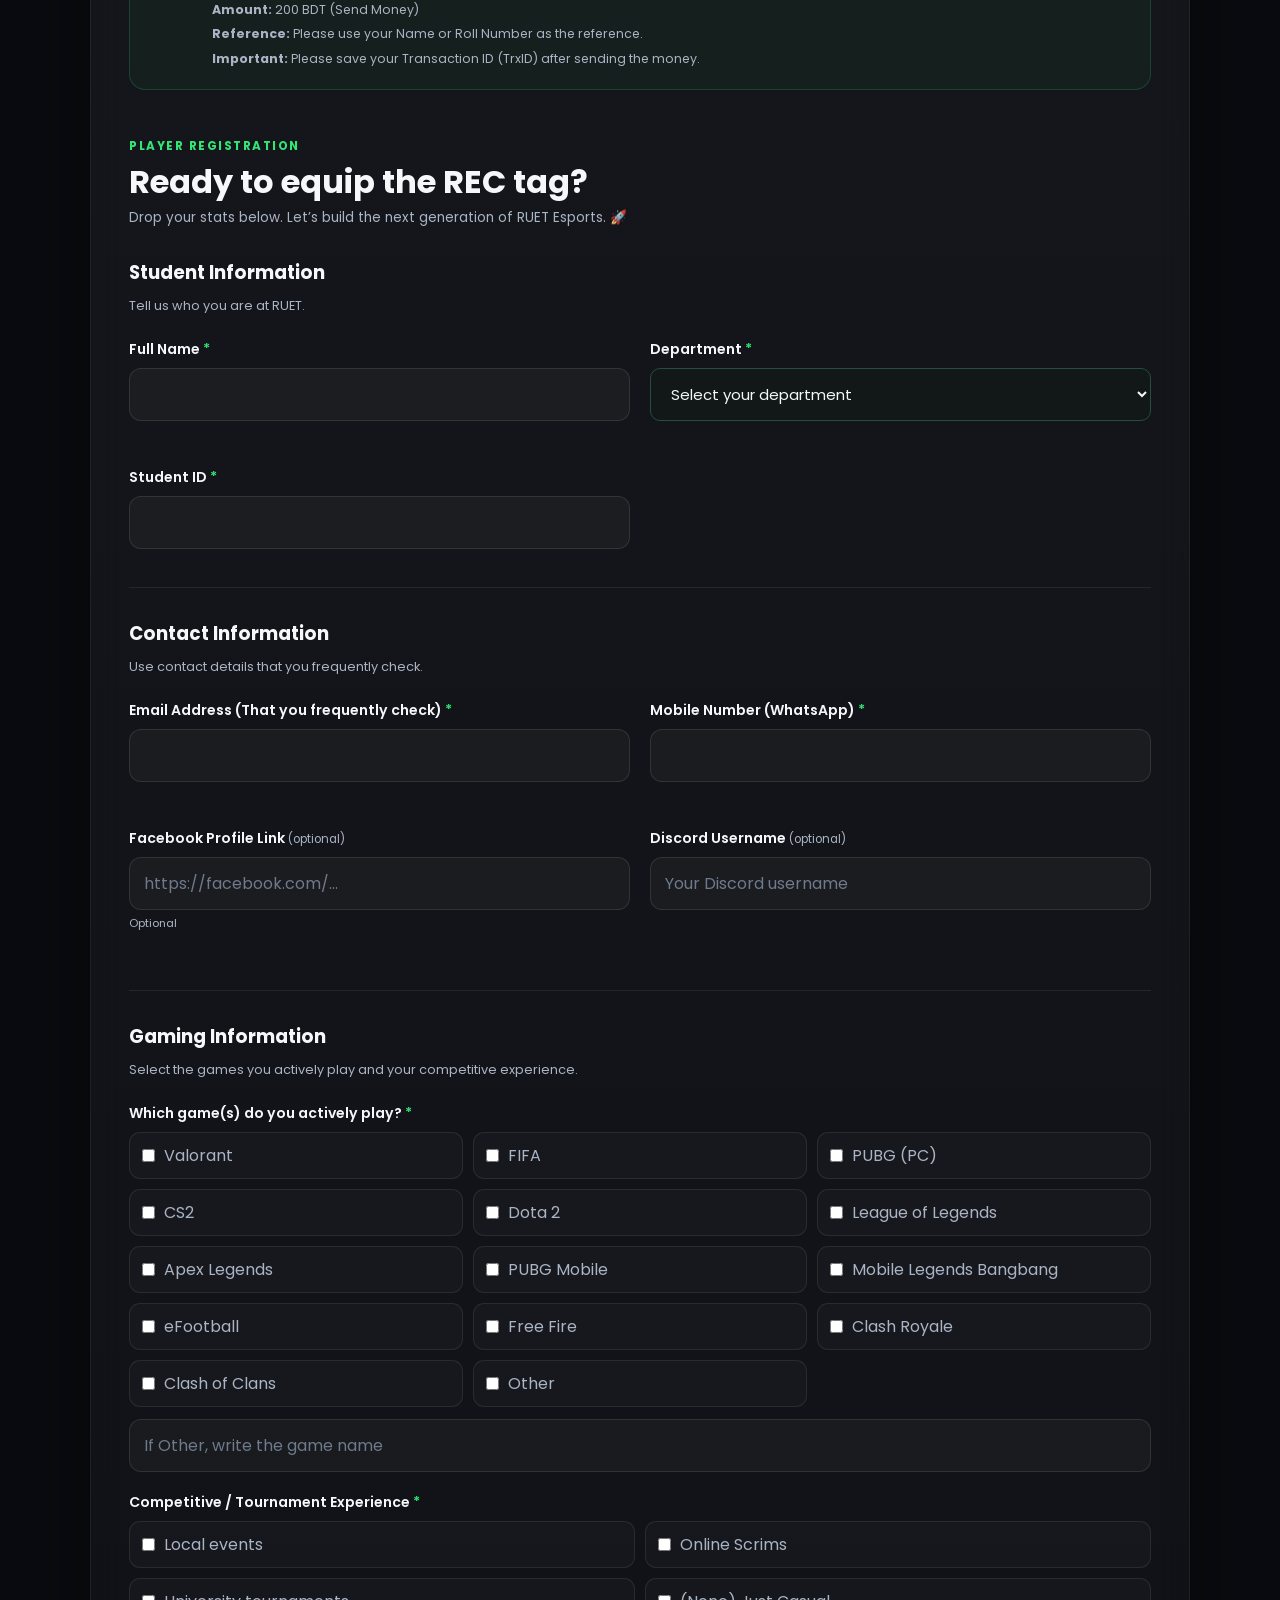
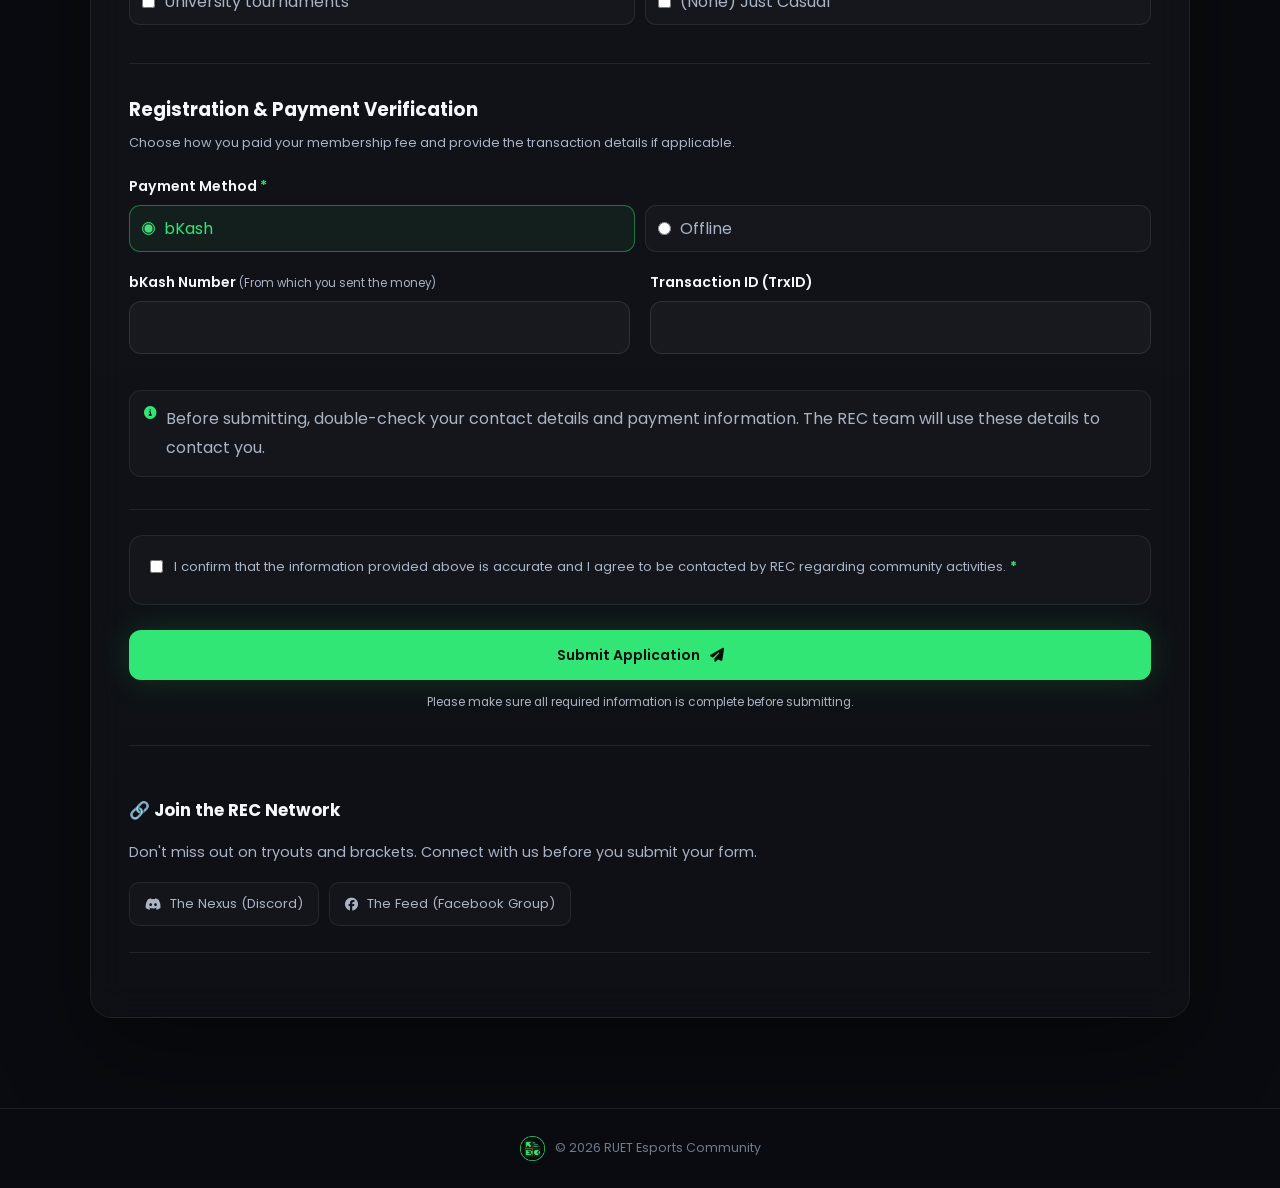
<file: join.html>
<!DOCTYPE html>
<html lang="en">

<head>

    <meta charset="UTF-8">

    <meta
        name="viewport"
        content="width=device-width, initial-scale=1.0">

    <title>Join REC | RUET Esports Community</title>

    <meta
        name="description"
        content="Join the RUET Esports Community and register for REC membership.">

    <meta
        name="theme-color"
        content="#090b10">

    <!-- Favicon -->
    <link
        rel="icon"
        type="image/png"
        href="assets/logo/rec-circle.png">

    <link
        rel="apple-touch-icon"
        href="assets/logo/rec-circle.png">


    <!-- Google Fonts -->

    <link
        rel="preconnect"
        href="https://fonts.googleapis.com">

    <link
        rel="preconnect"
        href="https://fonts.gstatic.com"
        crossorigin>

    <link
        href="https://fonts.googleapis.com/css2?family=Poppins:wght@300;400;500;600;700;800&display=swap"
        rel="stylesheet">


    <!-- Font Awesome -->

    <link
        rel="stylesheet"
        href="https://cdnjs.cloudflare.com/ajax/libs/font-awesome/6.7.2/css/all.min.css">


    <!-- Main CSS -->

    <link
        rel="stylesheet"
        href="css/main.css">

    <link
        rel="stylesheet"
        href="css/layout/join.css">

    
    <style>
    /* REC Department Dropdown */
    #department {
        width: 100%;
        padding: 14px 16px;
        background-color: #111817;
        color: #f5f7f6;
        border: 1px solid #244f3b;
        border-radius: 10px;
        font-size: 15px;
        outline: none;
        cursor: pointer;
        transition: all 0.2s ease;
    }

    #department:hover {
        border-color: #20e879;
    }

    #department:focus {
        border-color: #20e879;
        box-shadow: 0 0 0 3px rgba(32, 232, 121, 0.12);
    }

    #department option {
        background-color: #111817;
        color: #f5f7f6;
    }

    #department option:checked {
        background-color: #20e879;
        color: #07110c;
    }
</style>    

</head>


<body class="join-page">


<main class="join-page__main">

    <div class="join-page__glow join-page__glow--one"></div>

    <div class="join-page__glow join-page__glow--two"></div>


    <div class="container join-page__container">


        <!-- Back -->

        <a
            href="index.html"
            class="join-page__back">

            <i class="fa-solid fa-arrow-left"></i>

            Back to REC

        </a>


        <!-- =====================================================
             HERO
        ====================================================== -->

        <section class="join-page__hero">

            <div class="join-page__banner">

                <img
                    src="assets/images/recruit.png"
                    alt="RUET Esports Community Recruitment"
                    class="join-page__banner-image">

            </div>

        </section>


        <!-- =====================================================
             REGISTRATION CARD
        ====================================================== -->

        <section class="registration-card">

            <div class="registration-card__topline"></div>


            <!-- HEADER -->

            <header class="registration-header">

                <span class="registration-header__tag">
                    OFFICIAL REC REGISTRATION
                </span>

                <h1>
                    RUET Esports Community (REC)
                     Gamer Registration '25
                </h1>

                <p class="registration-header__lead">
                    🎮⚡
                    <strong>
                        Where Engineering Meets Esports.
                    </strong>
                </p>

                <p>
                    Welcome to the ultimate battleground of RUET!
                    Whether you’re a ’25 Series fresher or a casual
                    gamer looking to unwind, or a competitive grinder
                    hunting for trophies—this is your arena.
                </p>

            </header>


            <!-- =================================================
                 WHY JOIN REC
            ================================================== -->

            <section class="info-section">

                <div class="info-section__title">
                    🏆 Why Equip the REC Tag?
                </div>


                <div class="info-grid">

                    <article>

                        <span>🔥</span>

                        <div>

                            <strong>
                                Your Respawn Point
                            </strong>

                            <p>
                                Escape the brutal academic grind.
                                De-stress and reset at our community
                                game nights.
                            </p>

                        </div>

                    </article>


                    <article>

                        <span>🤝</span>

                        <div>

                            <strong>
                                Find Your Squad
                            </strong>

                            <p>
                                Ditch the toxic randoms. Lock in your
                                dedicated 5-stack or duo partner right
                                here on campus.
                            </p>

                        </div>

                    </article>


                    <article>

                        <span>⚔️</span>

                        <div>

                            <strong>
                                Claim Campus Glory
                            </strong>

                            <p>
                                Think you’re the best in the ’25 batch?
                                We’re scouting fresh talent to build
                                elite rosters for national tournaments.
                            </p>

                        </div>

                    </article>


                    <article>

                        <span>🎓</span>

                        <div>

                            <strong>
                                Level Up Offline
                            </strong>

                            <p>
                                Unlock a massive brotherhood of seniors
                                across all departments to help you
                                navigate RUET life.
                            </p>

                        </div>

                    </article>

                </div>

            </section>


            


            <!-- =================================================
                 PAYMENT NOTICE
            ================================================== -->

            <section class="payment-notice">

                <div class="payment-notice__icon">

                    <i class="fa-solid fa-ticket"></i>

                </div>


                <div>

                    <strong>
                        Registration Fee: 200 BDT
                    </strong>

                    <p>
                        This fee covers your official REC membership.
                    </p>


                    <div class="payment-notice__details">

                        <span>
                            <b>bKash Number:</b>
                            01518731406
                        </span>

                        <span>
                            <b>Amount:</b>
                            200 BDT (Send Money)
                        </span>

                        <span>
                            <b>Reference:</b>
                            Please use your Name or Roll Number
                            as the reference.
                        </span>

                        <span>
                            <b>Important:</b>
                            Please save your Transaction ID (TrxID)
                            after sending the money.
                        </span>

                    </div>

                </div>

            </section>


            <!-- =================================================
                 FORM INTRO
            ================================================== -->

            <div class="form-intro">

                <div>

                    <span class="form-intro__tag">
                        PLAYER REGISTRATION
                    </span>

                    <h2>
                        Ready to equip the REC tag?
                    </h2>

                    <p>
                        Drop your stats below.
                        Let’s build the next generation
                        of RUET Esports. 🚀
                    </p>

                </div>

            </div>


            <!-- MESSAGE -->

            <div
                id="formMessage"
                class="form-message"
                role="status"
                aria-live="polite">
            </div>


            <!-- =================================================
                 SINGLE PAGE FORM
            ================================================== -->

            <form
                id="joinForm"
                novalidate>


                <!-- =================================================
                     STUDENT INFORMATION
                ================================================== -->

                <fieldset class="form-step form-section-visible">

                    <legend>
                        Student Information
                    </legend>

                    <p class="step-description">
                        Tell us who you are at RUET.
                    </p>


                    <div class="form-grid">


                        <!-- Full Name -->

                        <div class="form-field">

                            <label for="fullName">

                                Full Name

                                <span>*</span>

                            </label>

                            <input
                                id="fullName"
                                name="fullName"
                                type="text"
                                autocomplete="name"
                                required>

                            <small class="field-error"></small>

                        </div>


                        <!-- Department -->

                        <div class="form-field">

                            <label for="department">

                                Department

                                <span>*</span>

                            </label>

                            <select
                                id="department"
                                name="department"
                                required>

                                <option value="">
                                    Select your department
                                </option>

                                <option>CSE</option>
                                <option>EEE</option>
                                <option>ETE</option>
                                <option>ECE</option>
                                <option>ME</option>
                                <option>MTE</option>
                                <option>IPE</option>
                                <option>CME</option>
                                <option>ChE</option>
                                <option>MSE</option>
                                <option>CE</option>
                                <option>ARCHI</option>
                                <option>BECM</option>
                                <option>URP</option>

                            </select>

                            <small class="field-error"></small>

                        </div>


                        <!-- Student ID -->

                        <div class="form-field">

                            <label for="studentId">

                                Student ID

                                <span>*</span>

                            </label>

                            <input
                                id="studentId"
                                name="studentId"
                                type="text"
                                autocomplete="off"
                                required>

                            <small class="field-error"></small>

                        </div>


                    </div>

                </fieldset>


                <!-- =================================================
                     CONTACT INFORMATION
                ================================================== -->

                <fieldset class="form-step form-section-visible">

                    <legend>
                        Contact Information
                    </legend>

                    <p class="step-description">
                        Use contact details that you frequently check.
                    </p>


                    <div class="form-grid">


                        <!-- Email -->

                        <div class="form-field">

                            <label for="email">

                                Email Address
                                (That you frequently check)

                                <span>*</span>

                            </label>

                            <input
                                id="email"
                                name="email"
                                type="email"
                                autocomplete="email"
                                required>

                            <small class="field-error"></small>

                        </div>


                        <!-- Phone -->

                        <div class="form-field">

                            <label for="phone">

                                Mobile Number (WhatsApp)

                                <span>*</span>

                            </label>

                            <input
                                id="phone"
                                name="phone"
                                type="tel"
                                autocomplete="tel"
                                required>

                            <small class="field-error"></small>

                        </div>


                        <!-- Facebook -->

                        <div class="form-field">

                            <label for="facebook">

                                Facebook Profile Link

                                <small>
                                    (optional)
                                </small>

                            </label>

                            <input
                                id="facebook"
                                name="facebook"
                                type="url"
                                placeholder="https://facebook.com/...">

                            <div class="field-hint">
                                Optional
                            </div>

                            <small class="field-error"></small>

                        </div>


                        <!-- Discord -->

                        <div class="form-field">

                            <label for="discord">

                                Discord Username

                                <small>
                                    (optional)
                                </small>

                            </label>

                            <input
                                id="discord"
                                name="discord"
                                type="text"
                                placeholder="Your Discord username">

                            <small class="field-error"></small>

                        </div>


                    </div>

                </fieldset>


                <!-- =================================================
                     GAMING INFORMATION
                ================================================== -->

                <fieldset class="form-step form-section-visible">

                    <legend>
                        Gaming Information
                    </legend>

                    <p class="step-description">
                        Select the games you actively play and
                        your competitive experience.
                    </p>


                    <!-- GAMES -->

                    <div class="form-field">

                        <label>

                            Which game(s) do you actively play?

                            <span>*</span>

                        </label>


                        <div
                            class="check-grid"
                            id="gameOptions">


                            <label class="check-option">

                                <input
                                    type="checkbox"
                                    name="games"
                                    value="Valorant">

                                <span>
                                    Valorant
                                </span>

                            </label>


                            <label class="check-option">

                                <input
                                    type="checkbox"
                                    name="games"
                                    value="FIFA">

                                <span>
                                    FIFA
                                </span>

                            </label>


                            <label class="check-option">

                                <input
                                    type="checkbox"
                                    name="games"
                                    value="PUBG (PC)">

                                <span>
                                    PUBG (PC)
                                </span>

                            </label>


                            <label class="check-option">

                                <input
                                    type="checkbox"
                                    name="games"
                                    value="CS2">

                                <span>
                                    CS2
                                </span>

                            </label>


                            <label class="check-option">

                                <input
                                    type="checkbox"
                                    name="games"
                                    value="Dota2">

                                <span>
                                    Dota 2
                                </span>

                            </label>


                            <label class="check-option">

                                <input
                                    type="checkbox"
                                    name="games"
                                    value="League of Legends">

                                <span>
                                    League of Legends
                                </span>

                            </label>


                            <label class="check-option">

                                <input
                                    type="checkbox"
                                    name="games"
                                    value="Apex Legends">

                                <span>
                                    Apex Legends
                                </span>

                            </label>


                            <label class="check-option">

                                <input
                                    type="checkbox"
                                    name="games"
                                    value="PUBG Mobile">

                                <span>
                                    PUBG Mobile
                                </span>

                            </label>


                            <label class="check-option">

                                <input
                                    type="checkbox"
                                    name="games"
                                    value="Mobile Legends Bangbang">

                                <span>
                                    Mobile Legends Bangbang
                                </span>

                            </label>


                            <label class="check-option">

                                <input
                                    type="checkbox"
                                    name="games"
                                    value="eFootball">

                                <span>
                                    eFootball
                                </span>

                            </label>


                            <label class="check-option">

                                <input
                                    type="checkbox"
                                    name="games"
                                    value="Freefire">

                                <span>
                                    Free Fire
                                </span>

                            </label>


                            <label class="check-option">

                                <input
                                    type="checkbox"
                                    name="games"
                                    value="Clash Royale">

                                <span>
                                    Clash Royale
                                </span>

                            </label>


                            <label class="check-option">

                                <input
                                    type="checkbox"
                                    name="games"
                                    value="Clash of Clans">

                                <span>
                                    Clash of Clans
                                </span>

                            </label>


                            <label class="check-option">

                                <input
                                    type="checkbox"
                                    name="games"
                                    value="Other">

                                <span>
                                    Other
                                </span>

                            </label>


                        </div>


                        <input
                            class="other-game-input"
                            id="otherGame"
                            name="otherGame"
                            type="text"
                            placeholder="If Other, write the game name">

                        <small
                            id="gamesError"
                            class="field-error">
                        </small>

                    </div>


                    <!-- EXPERIENCE -->

                    <div class="form-field">

                        <label>

                            Competitive / Tournament Experience

                            <span>*</span>

                        </label>


                        <div
                            class="radio-stack"
                            id="experienceOptions">


                            <label class="check-option">

                                <input
                                    type="checkbox"
                                    name="experience"
                                    value="Local events">

                                <span>
                                    Local events
                                </span>

                            </label>


                            <label class="check-option">

                                <input
                                    type="checkbox"
                                    name="experience"
                                    value="Online Scrims">

                                <span>
                                    Online Scrims
                                </span>

                            </label>


                            <label class="check-option">

                                <input
                                    type="checkbox"
                                    name="experience"
                                    value="University tournaments">

                                <span>
                                    University tournaments
                                </span>

                            </label>


                            <label class="check-option">

                                <input
                                    type="checkbox"
                                    name="experience"
                                    value="(None) Just Casual">

                                <span>
                                    (None) Just Casual
                                </span>

                            </label>


                        </div>


                        <small
                            id="experienceError"
                            class="field-error">
                        </small>

                    </div>

                </fieldset>


                <!-- =================================================
                     PAYMENT
                ================================================== -->

                <fieldset class="form-step form-section-visible">

                    <legend>
                        Registration &amp; Payment Verification
                    </legend>

                    <p class="step-description">
                        Choose how you paid your membership fee
                        and provide the transaction details if applicable.
                    </p>


                    <!-- Payment Method -->

                    <div class="form-field">

                        <label>

                            Payment Method

                            <span>*</span>

                        </label>


                        <div class="radio-stack">

                            <label class="check-option">

                                <input
                                    type="radio"
                                    name="paymentMethod"
                                    value="bKash"
                                    required
                                    checked>

                                <span>
                                    bKash
                                </span>

                            </label>


                            <label class="check-option">

                                <input
                                    type="radio"
                                    name="paymentMethod"
                                    value="Offline">

                                <span>
                                    Offline
                                </span>

                            </label>

                        </div>


                        <small
                            id="paymentError"
                            class="field-error">
                        </small>

                    </div>


                    <!-- bKash Number -->

                    <div class="form-grid">


                        <div class="form-field">

                            <label for="bkashNumber">

                                bKash Number

                                <small>
                                    (From which you sent the money)
                                </small>

                            </label>

                            <input
                                id="bkashNumber"
                                name="bkashNumber"
                                type="tel"
                                autocomplete="tel">

                            <small class="field-error"></small>

                        </div>


                        <!-- Transaction ID -->

                        <div class="form-field">

                            <label for="transactionId">

                                Transaction ID (TrxID)

                            </label>

                            <input
                                id="transactionId"
                                name="transactionId"
                                type="text">

                            <small class="field-error"></small>

                        </div>


                    </div>


                    <div class="final-reminder">

                        <i class="fa-solid fa-circle-info"></i>

                        <p>
                            Before submitting, double-check your
                            contact details and payment information.
                            The REC team will use these details
                            to contact you.
                        </p>

                    </div>

                </fieldset>


                <!-- =================================================
                     CONFIRMATION
                ================================================== -->

                <div class="form-confirmation">

                    <label class="consent-option">

                        <input
                            type="checkbox"
                            id="consent"
                            name="consent"
                            required>

                        <span>
                            I confirm that the information provided
                            above is accurate and I agree to be
                            contacted by REC regarding community
                            activities.
                            <strong>*</strong>
                        </span>

                    </label>

                    <small
                        id="consentError"
                        class="field-error">
                    </small>

                </div>


                <!-- =================================================
                     MESSAGE
                ================================================== -->

                <div
                    id="formMessage"
                    class="form-message"
                    role="status"
                    aria-live="polite">
                </div>


                <!-- =================================================
                     ONLY BUTTON
                ================================================== -->

                <div class="form-actions">

                    <button
                        type="submit"
                        class="form-button form-button--primary"
                        id="joinSubmit">

                        <span>
                            Submit Application
                        </span>

                        <i class="fa-solid fa-paper-plane"></i>

                    </button>

                </div>


                <p class="join-form__note">

                    Please make sure all required information
                    is complete before submitting.

                </p>


            </form>
              <fieldset class="form-step form-section-visible"></fieldset>
<!-- =================================================
                 NETWORK
            ================================================== -->

            <section class="info-section network-section">

                <div class="info-section__title">
                    🔗 Join the REC Network
                </div>

                <p>
                    Don't miss out on tryouts and brackets.
                    Connect with us before you submit your form.
                </p>


                <div class="network-links">

                    <a
                        href="https://discord.gg/yaeEB64mD"
                        target="_blank"
                        rel="noopener"
                        aria-label="REC Discord">

                        <i class="fa-brands fa-discord"></i>

                        The Nexus (Discord)

                    </a>


                    <a
                        href="https://www.facebook.com/share/1Ekezjy7Fy/?mibextid=wwXIfr"
                        target="_blank"
                        rel="noopener"
                        aria-label="REC Facebook Group">

                        <i class="fa-brands fa-facebook"></i>

                        The Feed (Facebook Group)

                    </a>

                </div>

            </section>

          

        </section>

        
    </div>

</main>


<!-- =====================================================
     FOOTER
====================================================== -->

<footer class="join-footer">

    <img
        src="assets/logo/rec-circle.png"
        alt="REC Logo">

    <span>
        © 2026 RUET Esports Community
    </span>

</footer>


<script
    type="module"
    src="js/modules/join.js">
</script>


</body>

</html>
</file>
<file: css/main.css>
/* =====================================================
   RUET Esports Community
   Main Stylesheet

   Load Order:

   1. Base
   2. Components
   3. Layout
   4. Responsive
===================================================== */


/* ==========================================
   Base
========================================== */

@import url("./base/variables.css");

@import url("./base/reset.css");

@import url("./base/typography.css");

@import url("./base/global.css");


/* ==========================================
   Components
========================================== */

@import url("./components/buttons.css");
@import url("./components/animations.css");
@import url("./components/cards.css");
@import url("./components/particles.css");
/* ==========================================
   Layout
========================================== */

@import url("./layout/navbar.css");

@import url("./layout/hero.css");

@import url("./layout/about.css");

@import url("./layout/games.css");

@import url("./layout/events.css");

@import url("./layout/gallery.css");

@import url("./layout/team.css");

@import url("./layout/cta.css");

@import url("./layout/contact.css");

@import url("./layout/footer.css");


/* ==========================================
   Responsive
========================================== */

@import url("./responsive/tablet.css");

@import url("./responsive/mobile.css");
</file>
<file: css/layout/join.css>
/* =====================================================
   RUET Esports Community
   JOIN / REGISTRATION PAGE
   SINGLE PAGE FORM
===================================================== */


/* =====================================================
   PAGE
===================================================== */

.join-page {
    min-height: 100vh;

    background:
        radial-gradient(
            circle at 50% -10%,
            rgba(50, 230, 118, 0.10),
            transparent 34%
        ),
        var(--color-background);
}


.join-page__main {
    position: relative;

    min-height: 100vh;

    padding:
        34px 0
        90px;

    overflow: hidden;
}


.join-page__container {
    position: relative;
    z-index: 2;
}


.join-page__glow {
    position: absolute;

    width: 420px;
    height: 420px;

    border-radius: 50%;

    filter: blur(110px);

    pointer-events: none;

    opacity: 0.12;
}


.join-page__glow--one {
    top: 180px;
    left: -240px;

    background:
        var(--color-primary);
}


.join-page__glow--two {
    top: 900px;
    right: -260px;

    background:
        #1f6fff;
}


/* =====================================================
   BACK BUTTON
===================================================== */

.join-page__back {

    display: inline-flex;

    align-items: center;

    gap: 9px;

    color:
        var(--color-text-muted);

    text-decoration: none;

    font-size: 0.92rem;

    font-weight: 500;

    transition:
        color 0.25s ease,
        transform 0.25s ease;
}


.join-page__back:hover {

    color:
        var(--color-primary);

    transform:
        translateX(-3px);
}


/* =====================================================
   HERO
===================================================== */

.join-page__hero {

    max-width: 1100px;

    margin:
        42px auto
        38px;

    text-align: center;
}


.join-page__banner {

    width: 100%;

    overflow: hidden;

    border:
        1px solid
        rgba(50, 230, 118, 0.22);

    border-radius: 20px;

    background:
        #050708;

    box-shadow:
        0 0 0 1px
        rgba(50, 230, 118, 0.04),

        0 18px 60px
        rgba(0, 0, 0, 0.35);
}


.join-page__banner-image {

    display: block;

    width: 100%;

    height: auto;

    max-height: 520px;

    object-fit: cover;
}


/* =====================================================
   REGISTRATION CARD
===================================================== */

.registration-card {

    position: relative;

    max-width: 1100px;

    margin:
        0 auto;

    padding:
        clamp(22px, 3vw, 40px);

    border:
        var(--card-border);

    border-radius:
        var(--card-radius);

    background:
        linear-gradient(
            180deg,
            rgba(255,255,255,0.055),
            rgba(255,255,255,0.025)
        );

    box-shadow:
        var(--shadow-lg);

    backdrop-filter:
        blur(18px);

    -webkit-backdrop-filter:
        blur(18px);

    overflow: hidden;
}


.registration-card__topline {

    position: absolute;

    top: 0;
    left: 0;

    width: 100%;
    height: 3px;

    background:
        linear-gradient(
            90deg,
            transparent,
            var(--color-primary),
            transparent
        );
}


/* =====================================================
   REGISTRATION HEADER
===================================================== */

.registration-header {

    text-align: center;

    max-width: 850px;

    margin:
        10px auto
        35px;
}


.registration-header__tag {

    display: inline-block;

    color:
        var(--color-primary);

    font-size:
        0.76rem;

    font-weight:
        700;

    letter-spacing:
        1.6px;
}


.registration-header h1 {

    margin:
        10px 0
        16px;

    font-size:
        clamp(
            1.8rem,
            4vw,
            3rem
        );

    line-height:
        1.2;

    letter-spacing:
        -1px;
}


.registration-header__lead {

    margin:
        0 0
        10px;

    color:
        var(--color-primary);
}


.registration-header > p:last-child {

    max-width:
        720px;

    margin:
        0 auto;

    color:
        var(--color-text-muted);

    line-height:
        1.7;
}


/* =====================================================
   INFORMATION SECTIONS
===================================================== */

.info-section {

    padding:
        26px 0;

    margin:
        0 0
        25px;

    border-bottom:
        1px solid
        var(--color-border);
}


.info-section__title {

    margin-bottom:
        18px;

    font-size:
        1.05rem;

    font-weight:
        700;

    color:
        var(--color-text);
}


.info-section > p {

    margin:
        0 0
        18px;

    color:
        var(--color-text-muted);

    font-size:
        0.9rem;

    line-height:
        1.6;
}


.info-grid {

    display:
        grid;

    grid-template-columns:
        repeat(
            2,
            minmax(0, 1fr)
        );

    gap:
        14px;
}


.info-grid article {

    display:
        flex;

    gap:
        12px;

    padding:
        16px;

    border:
        1px solid
        rgba(255,255,255,0.07);

    border-radius:
        14px;

    background:
        rgba(255,255,255,0.025);
}


.info-grid article > span {

    flex:
        0 0 auto;

    font-size:
        1.25rem;
}


.info-grid strong {

    display:
        block;

    margin-bottom:
        4px;
}


.info-grid p {

    margin:
        0;

    color:
        var(--color-text-muted);

    font-size:
        0.78rem;

    line-height:
        1.55;
}


/* =====================================================
   NETWORK
===================================================== */

.network-links {

    display:
        flex;

    flex-wrap:
        wrap;

    gap:
        10px;
}


.network-links a {

    display:
        inline-flex;

    align-items:
        center;

    gap:
        9px;

    padding:
        11px 15px;

    border:
        1px solid
        rgba(255,255,255,0.08);

    border-radius:
        10px;

    color:
        var(--color-text-muted);

    background:
        rgba(255,255,255,0.025);

    text-decoration:
        none;

    font-size:
        0.82rem;

    transition:
        0.25s ease;
}


.network-links a:hover {

    color:
        var(--color-primary);

    border-color:
        rgba(50,230,118,0.35);

    background:
        rgba(50,230,118,0.06);

    transform:
        translateY(-2px);
}


/* =====================================================
   PAYMENT NOTICE
===================================================== */

.payment-notice {

    display:
        flex;

    align-items:
        flex-start;

    gap:
        16px;

    padding:
        20px;

    margin:
        10px 0
        32px;

    border:
        1px solid
        rgba(50,230,118,0.18);

    border-radius:
        16px;

    background:
        rgba(50,230,118,0.045);
}


.payment-notice__icon {

    width:
        46px;

    height:
        46px;

    flex:
        0 0 46px;

    display:
        grid;

    place-items:
        center;

    border-radius:
        12px;

    color:
        var(--color-primary);

    background:
        rgba(50,230,118,0.08);

    font-size:
        1.1rem;
}


.payment-notice strong {

    display:
        block;

    margin-bottom:
        4px;

    color:
        var(--color-primary);
}


.payment-notice p {

    margin:
        0 0
        12px;

    color:
        var(--color-text-muted);

    font-size:
        0.82rem;
}


.payment-notice__details {

    display:
        grid;

    gap:
        6px;

    color:
        var(--color-text-muted);

    font-size:
        0.78rem;

    line-height:
        1.5;
}


/* =====================================================
   FORM INTRO
===================================================== */

.form-intro {

    display:
        flex;

    justify-content:
        space-between;

    align-items:
        center;

    gap:
        20px;

    padding:
        10px 0
        28px;
}


.form-intro__tag {

    color:
        var(--color-primary);

    font-size:
        0.74rem;

    font-weight:
        700;

    letter-spacing:
        1.5px;
}


.form-intro h2 {

    margin:
        6px 0
        5px;

    font-size:
        clamp(
            1.5rem,
            3vw,
            2rem
        );
}


.form-intro p {

    margin:
        0;

    color:
        var(--color-text-muted);

    font-size:
        0.85rem;
}


/* =====================================================
   FORM MESSAGE
===================================================== */

.form-message {

    display:
        none;

    margin:
        0 0
        22px;

    padding:
        14px 16px;

    border-radius:
        12px;

    font-size:
        0.86rem;

    line-height:
        1.5;
}


.form-message.is-visible {

    display:
        block;
}


.form-message.is-error {

    color:
        #ffb7b7;

    background:
        rgba(255,80,80,0.08);

    border:
        1px solid
        rgba(255,80,80,0.18);
}


.form-message.is-success {

    color:
        #bfffd5;

    background:
        rgba(50,230,118,0.08);

    border:
        1px solid
        rgba(50,230,118,0.18);
}


/* =====================================================
   FORM SECTIONS
===================================================== */

.form-step {

    display:
        block;

    min-width:
        0;

    margin:
        0 0
        32px;

    padding:
        0 0
        32px;

    border:
        0;

    border-bottom:
        1px solid
        var(--color-border);
}


.form-section-visible:last-of-type {

    margin-bottom:
        25px;
}


.form-step legend {

    width:
        100%;

    padding:
        0;

    margin:
        0 0
        8px;

    color:
        var(--color-text);

    font-size:
        1.15rem;

    font-weight:
        700;
}


.step-description {

    margin:
        0 0
        22px;

    color:
        var(--color-text-muted);

    font-size:
        0.8rem;
}


/* =====================================================
   FORM GRID
===================================================== */

.form-grid {

    display:
        grid;

    grid-template-columns:
        repeat(
            2,
            minmax(0, 1fr)
        );

    gap:
        20px;
}


.form-field {

    min-width:
        0;

    margin-bottom:
        20px;
}


.form-field:last-child {

    margin-bottom:
        0;
}


.form-field > label {

    display:
        block;

    margin-bottom:
        8px;

    color:
        var(--color-text);

    font-size:
        0.88rem;

    font-weight:
        600;
}


.form-field > label span {

    color:
        var(--color-primary);
}


.form-field > label small {

    color:
        var(--color-text-muted);

    font-weight:
        400;

    font-size:
        0.72rem;
}


/* =====================================================
   INPUTS
===================================================== */

.form-field input:not([type="checkbox"]):not([type="radio"]),
.form-field select,
.form-field textarea {

    width:
        100%;

    box-sizing:
        border-box;

    padding:
        13px 14px;

    border:
        1px solid
        rgba(255,255,255,0.10);

    border-radius:
        12px;

    outline:
        none;

    color:
        var(--color-text);

    background:
        rgba(255,255,255,0.035);

    font:
        inherit;

    transition:
        border-color 0.25s ease,
        background 0.25s ease,
        box-shadow 0.25s ease;
}


.form-field textarea {

    min-height:
        120px;

    resize:
        vertical;
}


.form-field input::placeholder,
.form-field textarea::placeholder {

    color:
        #6f7a8c;
}


.form-field input:not([type="checkbox"]):not([type="radio"]):focus,
.form-field select:focus,
.form-field textarea:focus {

    border-color:
        rgba(50,230,118,0.55);

    background:
        rgba(50,230,118,0.025);

    box-shadow:
        0 0 0 4px
        rgba(50,230,118,0.07);
}


/* =====================================================
   FIELD HINT
===================================================== */

.field-hint {

    margin-top:
        5px;

    color:
        var(--color-text-muted);

    font-size:
        0.7rem;
}


/* =====================================================
   ERROR
===================================================== */

.field-error {

    display:
        block;

    min-height:
        0;

    margin-top:
        6px;

    color:
        #ff8d8d;

    font-size:
        0.74rem;

    line-height:
        1.4;
}


.form-field.has-error
input:not([type="checkbox"]):not([type="radio"]),
.form-field.has-error select,
.form-field.has-error textarea {

    border-color:
        rgba(255,80,80,0.60);

    box-shadow:
        0 0 0 3px
        rgba(255,80,80,0.07);
}


/* =====================================================
   CHECKBOX GRID
===================================================== */

.check-grid {

    display:
        grid;

    grid-template-columns:
        repeat(
            3,
            minmax(0, 1fr)
        );

    gap:
        10px;
}


.radio-stack {

    display:
        grid;

    grid-template-columns:
        repeat(
            2,
            minmax(0, 1fr)
        );

    gap:
        10px;
}


.check-option {

    display:
        flex;

    align-items:
        center;

    gap:
        9px;

    min-height:
        46px;

    padding:
        10px 12px;

    box-sizing:
        border-box;

    border:
        1px solid
        rgba(255,255,255,0.08);

    border-radius:
        11px;

    color:
        var(--color-text-muted);

    background:
        rgba(255,255,255,0.025);

    cursor:
        pointer;

    transition:
        0.25s ease;
}


.check-option:hover {

    color:
        var(--color-text);

    border-color:
        rgba(50,230,118,0.25);
}


.check-option:has(input:checked) {

    color:
        var(--color-primary);

    border-color:
        rgba(50,230,118,0.42);

    background:
        rgba(50,230,118,0.06);
}


.check-option input {

    flex:
        0 0 auto;

    accent-color:
        var(--color-primary);
}


.check-grid.has-error .check-option,
.radio-stack.has-error .check-option {

    border-color:
        rgba(255,80,80,0.35);
}


/* =====================================================
   OTHER GAME
===================================================== */

.other-game-input {

    margin-top:
        12px;
}


/* =====================================================
   FINAL REMINDER
===================================================== */

.final-reminder {

    display:
        flex;

    align-items:
        flex-start;

    gap:
        10px;

    margin-top:
        10px;

    padding:
        14px;

    border-radius:
        12px;

    color:
        var(--color-text-muted);

    background:
        rgba(255,255,255,0.025);

    border:
        1px solid
        rgba(255,255,255,0.07);

    font-size:
        0.78rem;

    line-height:
        1.55;
}


.final-reminder i {

    margin-top:
        2px;

    color:
        var(--color-primary);
}


.final-reminder p {

    margin:
        0;
}


/* =====================================================
   CONFIRMATION
===================================================== */

.form-confirmation {

    padding:
        20px;

    margin:
        0 0
        25px;

    border:
        1px solid
        rgba(255,255,255,0.08);

    border-radius:
        14px;

    background:
        rgba(255,255,255,0.025);
}


.consent-option {

    display:
        flex;

    align-items:
        flex-start;

    gap:
        11px;

    color:
        var(--color-text-muted);

    font-size:
        0.82rem;

    line-height:
        1.65;

    cursor:
        pointer;
}


.consent-option input {

    flex:
        0 0 auto;

    margin-top:
        4px;

    accent-color:
        var(--color-primary);
}


.consent-option strong {

    color:
        var(--color-primary);
}


.consent-option.has-error {

    color:
        #ffb7b7;
}


/* =====================================================
   FORM ACTION
===================================================== */

.form-actions {

    display:
        flex;

    justify-content:
        center;

    margin-top:
        25px;
}


.form-button {

    display:
        inline-flex;

    align-items:
        center;

    justify-content:
        center;

    gap:
        10px;

    min-height:
        50px;

    padding:
        13px 24px;

    border:
        1px solid
        transparent;

    border-radius:
        12px;

    font:
        inherit;

    font-size:
        0.88rem;

    font-weight:
        600;

    cursor:
        pointer;

    transition:
        0.25s ease;
}


.form-button--primary {

    width:
        100%;

    color:
        #06100a;

    background:
        var(--color-primary);

    box-shadow:
        var(--glow-primary);
}


.form-button--primary:hover {

    transform:
        translateY(-2px);

    filter:
        brightness(1.05);
}


.form-button--primary:disabled {

    opacity:
        0.7;

    cursor:
        wait;

    transform:
        none;
}


.form-button.is-loading {

    cursor:
        wait;
}


/* =====================================================
   FORM NOTE
===================================================== */

.join-form__note {

    margin:
        12px 0
        0;

    text-align:
        center;

    color:
        var(--color-text-muted);

    font-size:
        0.74rem;
}


/* =====================================================
   FOOTER
===================================================== */

.join-footer {

    min-height:
        80px;

    display:
        flex;

    align-items:
        center;

    justify-content:
        center;

    gap:
        10px;

    padding:
        20px;

    border-top:
        1px solid
        var(--color-border);

    color:
        #6f7a8c;

    font-size:
        0.78rem;
}


.join-footer img {

    width:
        25px;

    height:
        25px;

    object-fit:
        contain;
}


/* =====================================================
   RESPONSIVE
===================================================== */

@media (max-width: 850px) {

    .form-grid {

        grid-template-columns:
            1fr;
    }


    .check-grid {

        grid-template-columns:
            repeat(
                2,
                minmax(0, 1fr)
            );
    }


    .info-grid {

        grid-template-columns:
            1fr;
    }
}


@media (max-width: 650px) {

    .join-page__main {

        padding-top:
            24px;
    }


    .join-page__hero {

        margin-top:
            30px;
    }


    .join-page__banner {

        border-radius:
            14px;
    }


    .registration-card {

        padding:
            20px 16px;

        border-radius:
            18px;
    }


    .registration-header h1 {

        font-size:
            1.65rem;
    }


    .payment-notice {

        flex-direction:
            column;
    }


    .check-grid {

        grid-template-columns:
            1fr;
    }


    .radio-stack {

        grid-template-columns:
            1fr;
    }


    .network-links {

        flex-direction:
            column;
    }


    .network-links a {

        width:
            100%;

        box-sizing:
            border-box;
    }
}


@media (max-width: 430px) {

    .registration-card {

        padding:
            18px 13px;
    }


    .form-step {

        margin-bottom:
            26px;

        padding-bottom:
            26px;
    }


    .form-confirmation {

        padding:
            15px;
    }


    .form-button {

        min-height:
            48px;
    }
}
</file>
